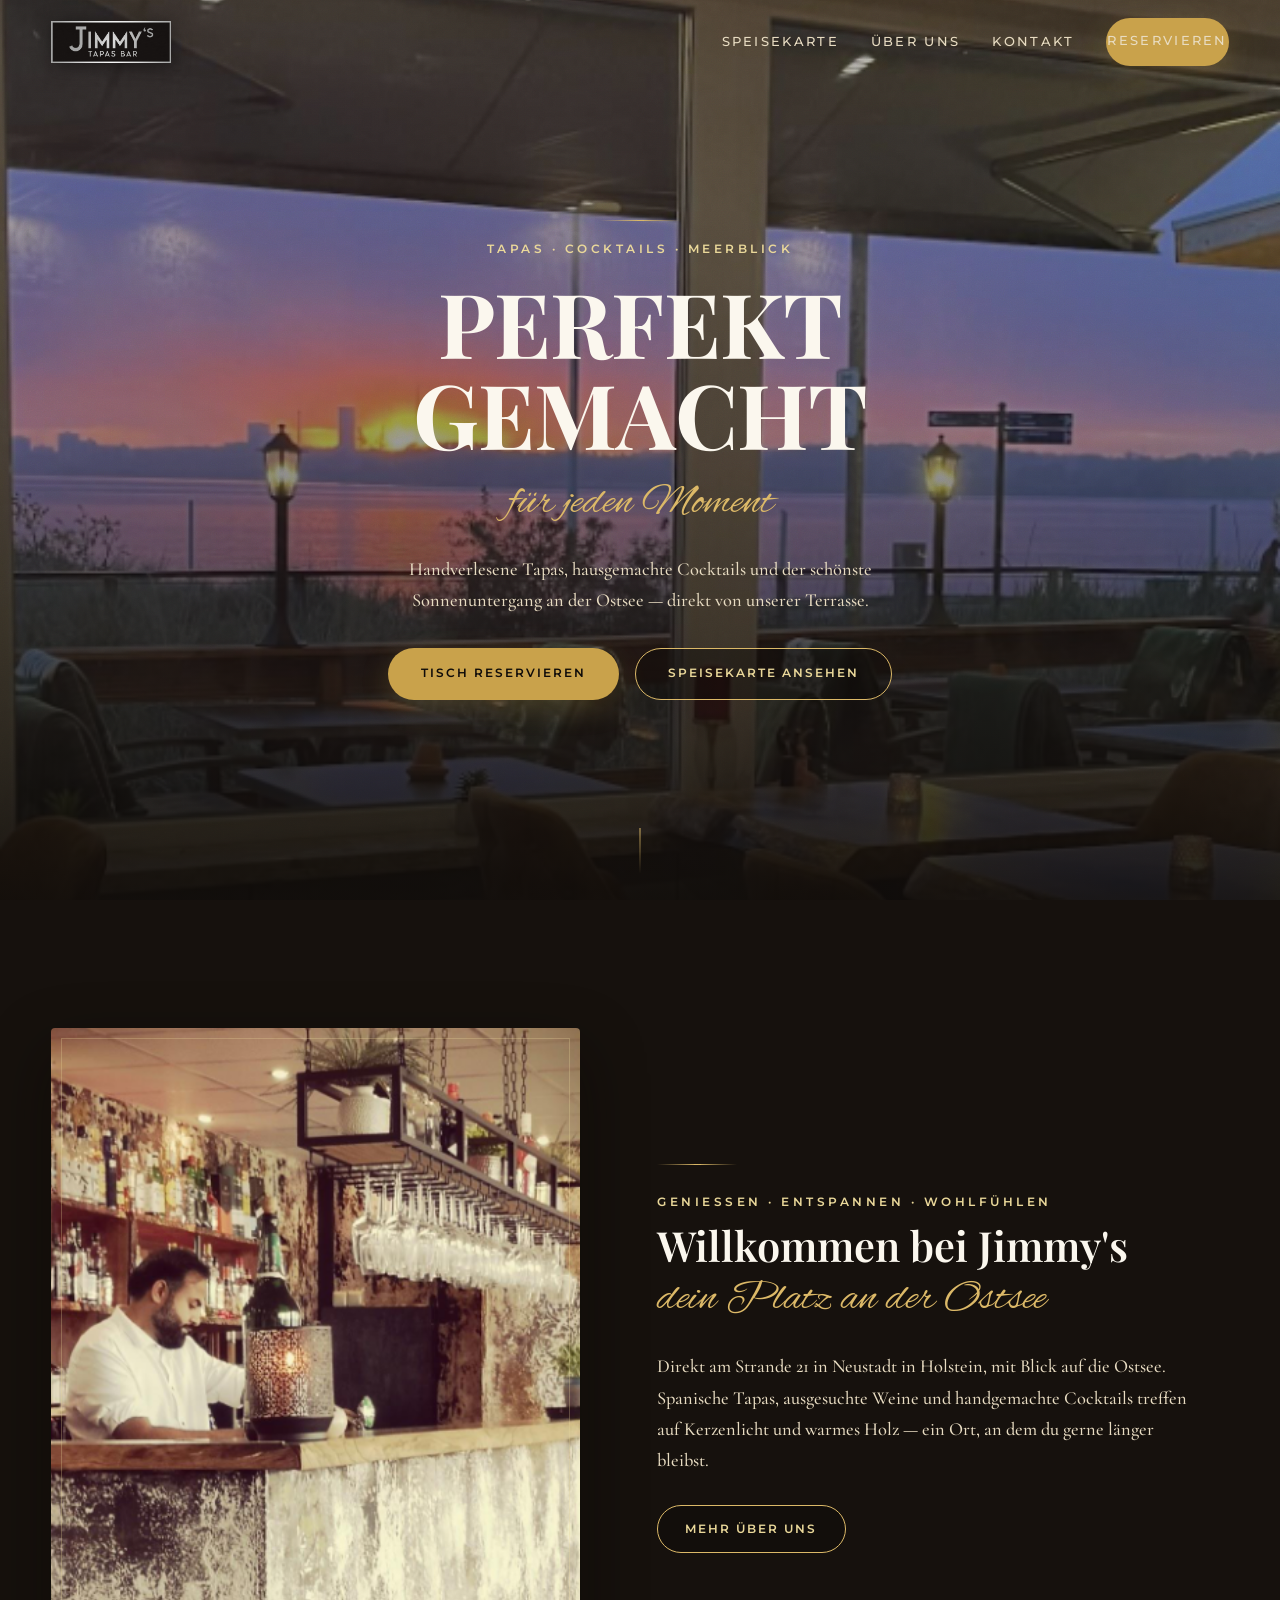
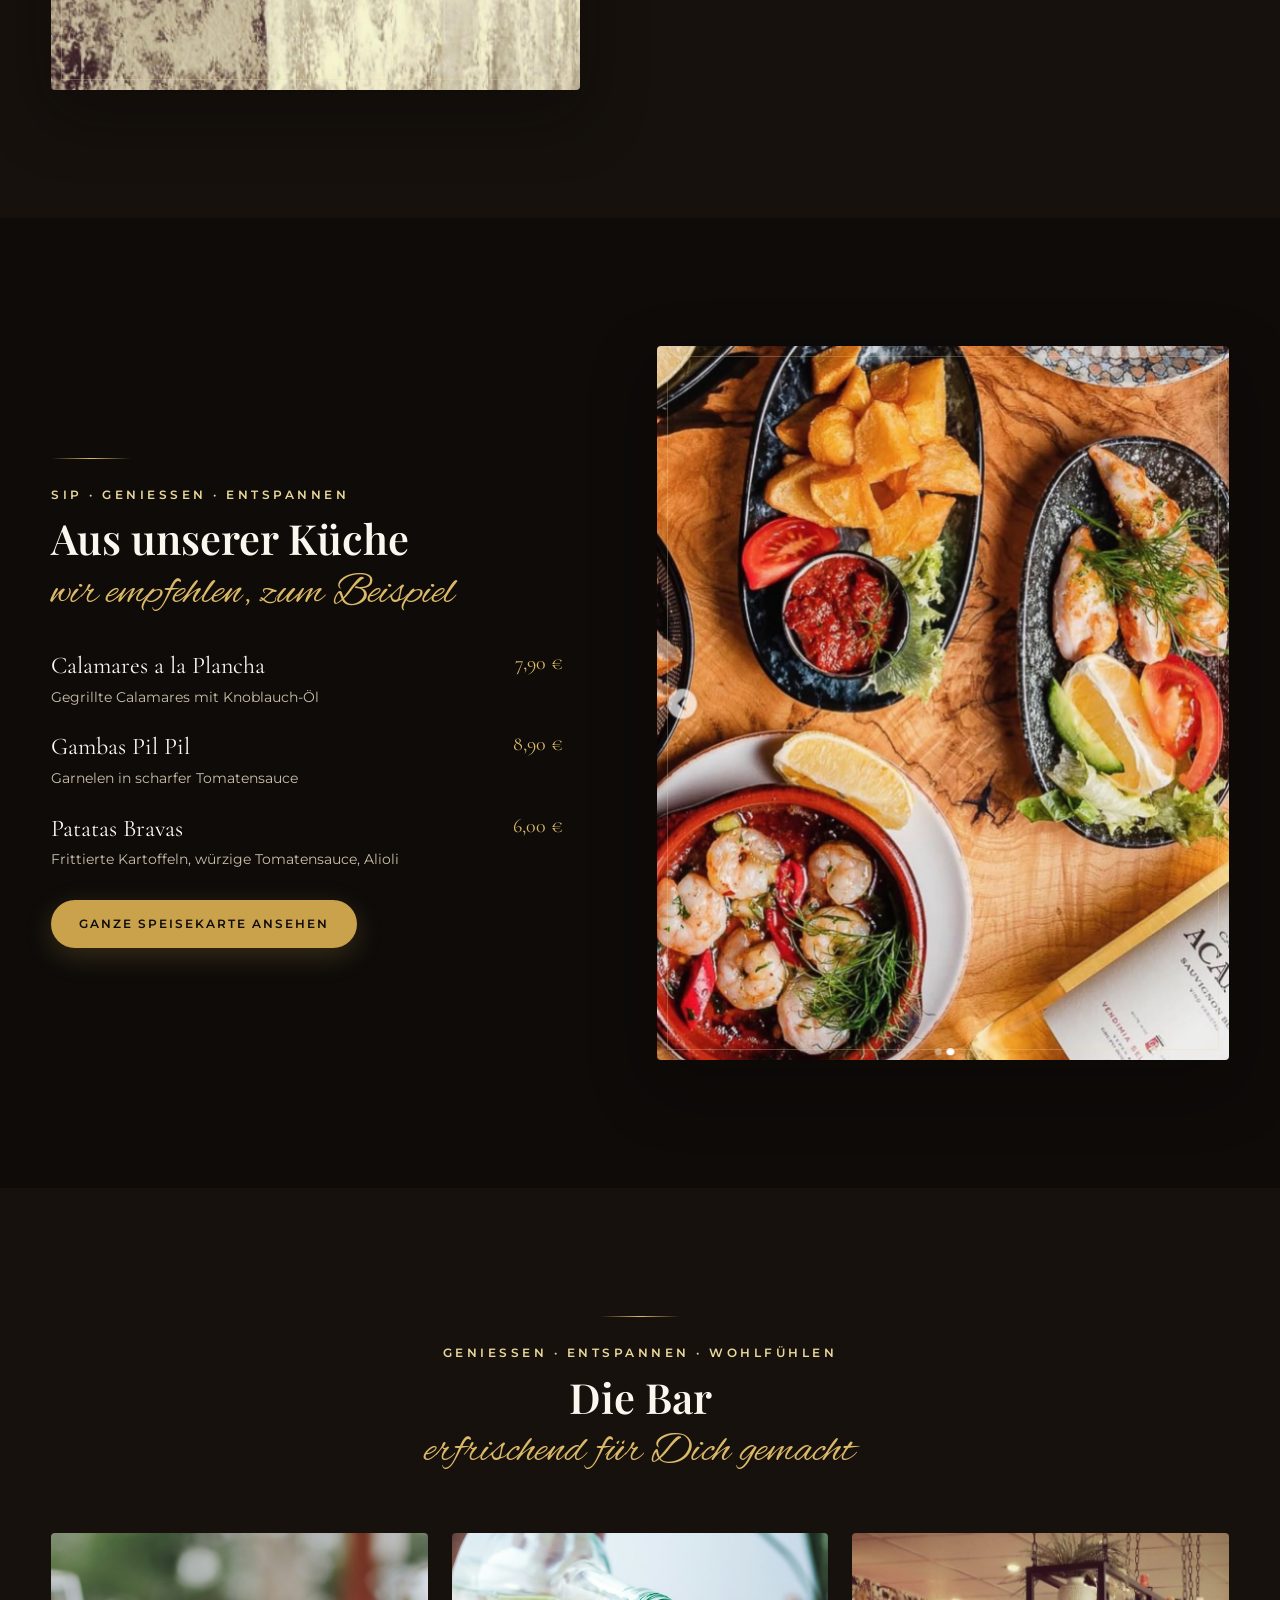
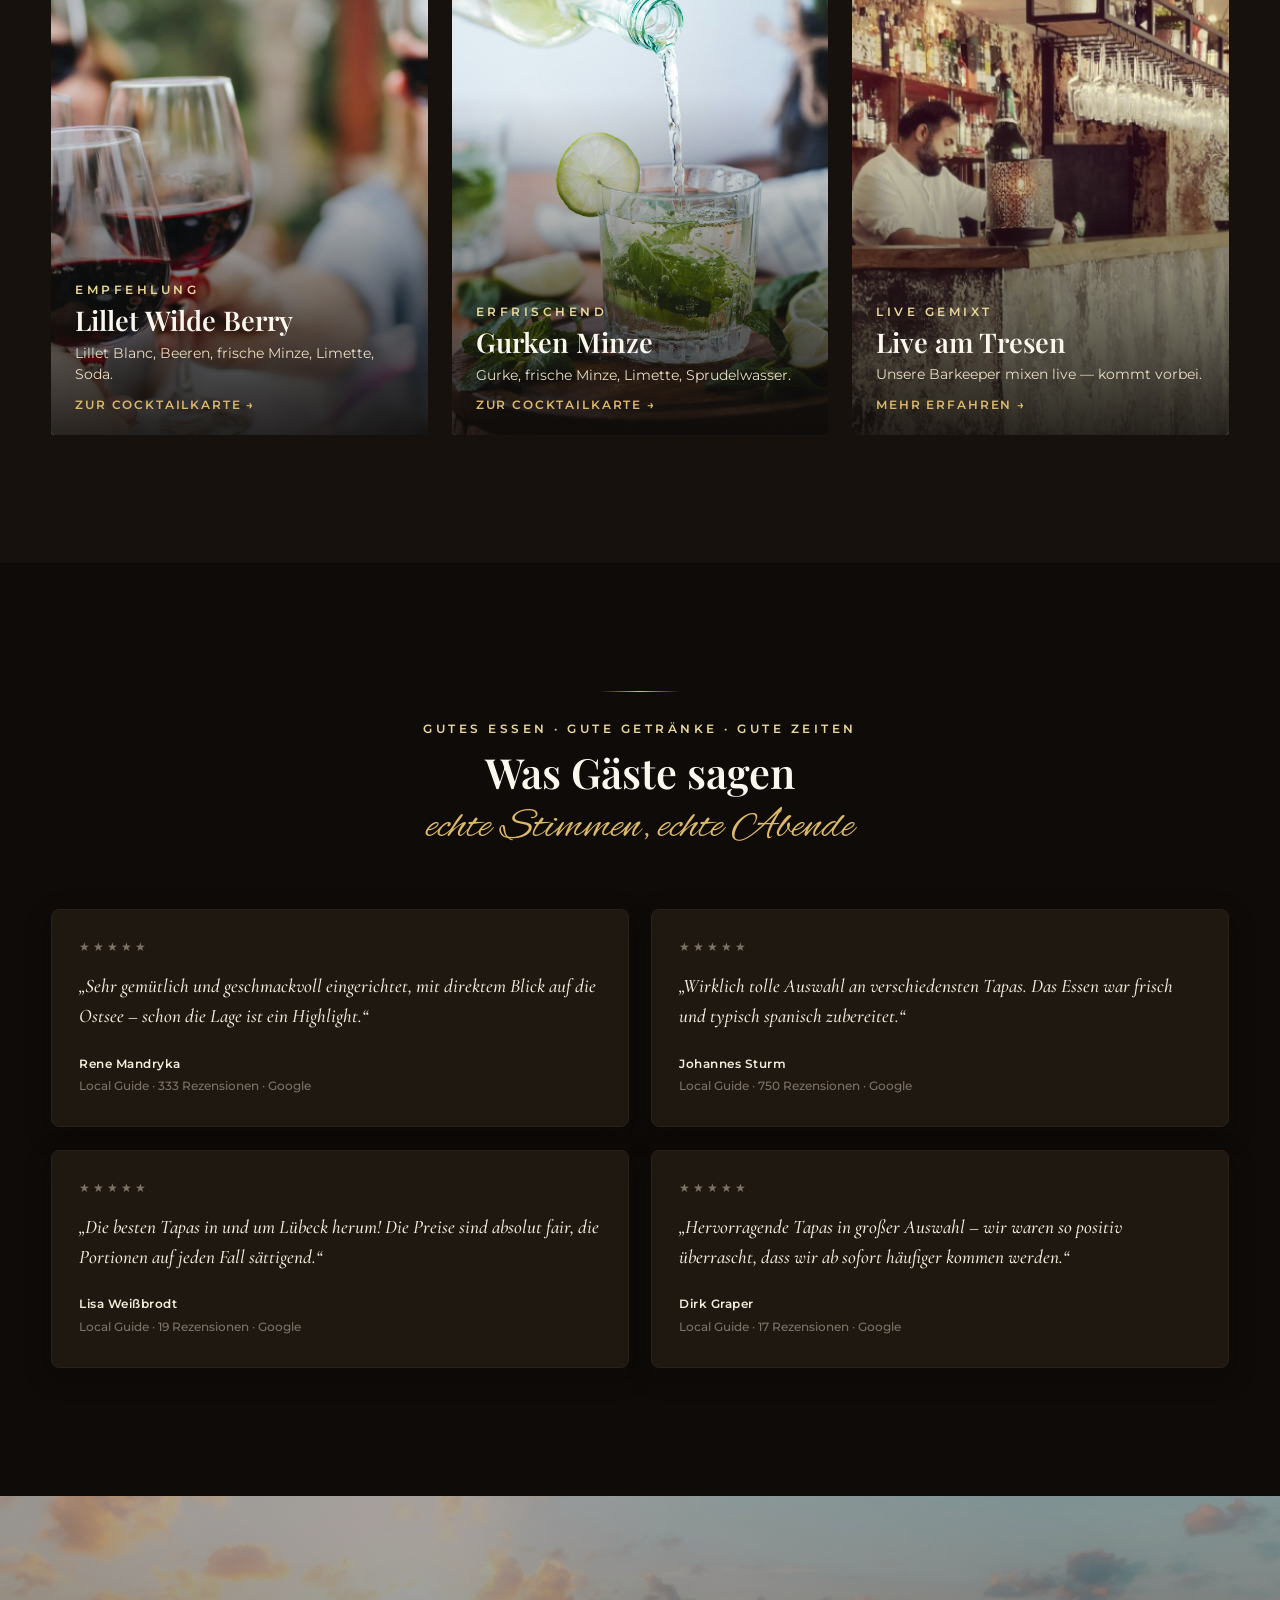
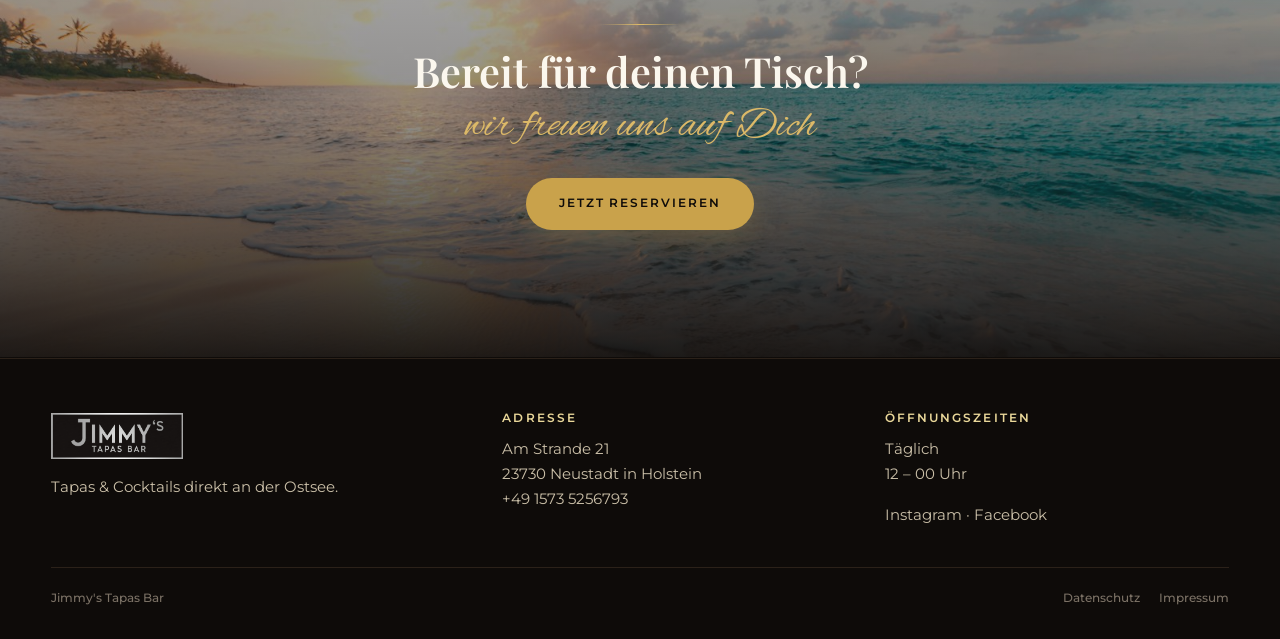
<file: index.html>
<!DOCTYPE html>
<html lang="de">
<head>
  <meta charset="utf-8">
  <meta name="viewport" content="width=device-width, initial-scale=1">
  <title>Jimmy's Tapas Bar — Neustadt in Holstein</title>
  <link rel="preconnect" href="https://fonts.googleapis.com">
  <link rel="preconnect" href="https://fonts.gstatic.com" crossorigin>
  <link href="https://fonts.googleapis.com/css2?family=Alex+Brush&family=Cormorant+Garamond:ital,wght@0,400;0,500;0,600;1,500&family=Montserrat:wght@400;500;600;700&family=Playfair+Display:ital,wght@0,500;0,600;0,700;1,400&display=swap" rel="stylesheet">
  <link rel="stylesheet" href="assets/css/site.css">
</head>
<body data-page="home">
  <a class="skip" href="#main">Zum Inhalt</a>
  <div class="progress" aria-hidden="true"></div>

  <header class="nav">
    <a class="nav-logo" href="index.html" aria-label="Jimmy's Tapas Bar">
      <img src="assets/media/images/logo.png" alt="Jimmy's Tapas Bar">
    </a>
    <button class="nav-toggle" type="button" aria-label="Menü" aria-expanded="false"><span></span></button>
    <ul class="nav-links">
      <li><a href="Menu.html" data-page="menu">Speisekarte</a></li>
      <li><a href="About.html" data-page="about">Über uns</a></li>
      <li><a href="Contact.html" data-page="contact">Kontakt</a></li>
      <li><a class="btn btn-primary" href="Contact.html#reservieren">Reservieren</a></li>
    </ul>
  </header>

  <main id="main">
    <section class="hero">
      <div class="hero-media">
        <video autoplay muted loop playsinline poster="assets/media/images/venue-sunset.png">
          <source src="assets/media/videos/hero-sunset.mp4" type="video/mp4">
        </video>
      </div>
      <div class="hero-scrim"></div>
      <div class="hero-grain" aria-hidden="true"></div>
      <div class="hero-copy">
        <hr class="gold-rule">
        <span class="eyebrow">Tapas · Cocktails · Meerblick</span>
        <h1 class="display-xl">Perfekt gemacht</h1>
        <div class="script">für jeden Moment</div>
        <p class="serif-body">Handverlesene Tapas, hausgemachte Cocktails und der schönste Sonnenuntergang an der Ostsee — direkt von unserer Terrasse.</p>
        <div class="hero-actions">
          <a class="btn btn-primary btn-lg" href="Contact.html#reservieren">Tisch reservieren</a>
          <a class="btn btn-secondary btn-lg" href="Menu.html">Speisekarte ansehen</a>
        </div>
      </div>
      <a class="scroll-cue" href="#willkommen" aria-label="Weiter"><i></i></a>
    </section>

    <section class="section section-ink" id="willkommen">
      <div class="wrap split">
        <div class="frame reveal">
          <img src="assets/media/images/venue-bar.png" alt="Bar bei Jimmy's Tapas Bar">
        </div>
        <div class="split-copy reveal">
          <div class="section-head left">
            <hr class="gold-rule">
            <span class="eyebrow">Genießen · Entspannen · Wohlfühlen</span>
            <h2 class="display-md">Willkommen bei Jimmy's</h2>
            <span class="script">dein Platz an der Ostsee</span>
          </div>
          <p class="serif-body">Direkt am Strande 21 in Neustadt in Holstein, mit Blick auf die Ostsee. Spanische Tapas, ausgesuchte Weine und handgemachte Cocktails treffen auf Kerzenlicht und warmes Holz — ein Ort, an dem du gerne länger bleibst.</p>
          <a class="btn btn-secondary" href="About.html">Mehr über uns</a>
        </div>
      </div>
    </section>

    <section class="section section-dark" id="speisekarte">
      <div class="wrap split reverse">
        <div class="frame reveal">
          <img src="assets/media/images/venue-tapas.png" alt="Tapas bei Jimmy's">
        </div>
        <div class="split-copy reveal">
          <div class="section-head left">
            <hr class="gold-rule">
            <span class="eyebrow">Sip · Genießen · Entspannen</span>
            <h2 class="display-md">Aus unserer Küche</h2>
            <span class="script">wir empfehlen, zum Beispiel</span>
          </div>
          <div style="display:flex;flex-direction:column;gap:1.5rem;margin-top:2rem;width:100%;max-width:32rem">
            <div>
              <div style="display:flex;justify-content:space-between;gap:1rem">
                <h3 style="margin:0;font:400 1.5rem/1.25 var(--font-serif);color:var(--cream-100)">Calamares a la Plancha</h3>
                <span class="price">7,90 €</span>
              </div>
              <p style="margin:.35rem 0 0;font:400 .88rem/1.55 var(--font-sans);color:var(--cream-400)">Gegrillte Calamares mit Knoblauch-Öl</p>
            </div>
            <div>
              <div style="display:flex;justify-content:space-between;gap:1rem">
                <h3 style="margin:0;font:400 1.5rem/1.25 var(--font-serif);color:var(--cream-100)">Gambas Pil Pil</h3>
                <span class="price">8,90 €</span>
              </div>
              <p style="margin:.35rem 0 0;font:400 .88rem/1.55 var(--font-sans);color:var(--cream-400)">Garnelen in scharfer Tomatensauce</p>
            </div>
            <div>
              <div style="display:flex;justify-content:space-between;gap:1rem">
                <h3 style="margin:0;font:400 1.5rem/1.25 var(--font-serif);color:var(--cream-100)">Patatas Bravas</h3>
                <span class="price">6,00 €</span>
              </div>
              <p style="margin:.35rem 0 0;font:400 .88rem/1.55 var(--font-sans);color:var(--cream-400)">Frittierte Kartoffeln, würzige Tomatensauce, Alioli</p>
            </div>
          </div>
          <a class="btn btn-primary" href="Menu.html">Ganze Speisekarte ansehen</a>
        </div>
      </div>
    </section>

    <section class="section section-ink" id="bar">
      <div class="wrap">
        <div class="section-head reveal">
          <hr class="gold-rule">
          <span class="eyebrow">Geniessen · Entspannen · Wohlfühlen</span>
          <h2 class="display-md">Die Bar</h2>
          <span class="script">erfrischend für Dich gemacht</span>
        </div>
        <div class="promo-grid">
          <a class="promo reveal" href="Menu.html">
            <img src="assets/media/images/stock-wine.jpg" alt="">
            <div class="promo-body">
              <span class="eyebrow">Empfehlung</span>
              <h3>Lillet Wilde Berry</h3>
              <p>Lillet Blanc, Beeren, frische Minze, Limette, Soda.</p>
              <span class="promo-cta">Zur Cocktailkarte →</span>
            </div>
          </a>
          <a class="promo reveal" href="Menu.html">
            <img src="assets/media/images/stock-cocktail-berry.jpg" alt="">
            <div class="promo-body">
              <span class="eyebrow">Erfrischend</span>
              <h3>Gurken Minze</h3>
              <p>Gurke, frische Minze, Limette, Sprudelwasser.</p>
              <span class="promo-cta">Zur Cocktailkarte →</span>
            </div>
          </a>
          <a class="promo reveal" href="About.html">
            <video data-autopause muted loop playsinline poster="assets/media/images/venue-bar.png">
              <source src="assets/media/videos/cocktails.mp4" type="video/mp4">
            </video>
            <div class="promo-body">
              <span class="eyebrow">Live gemixt</span>
              <h3>Live am Tresen</h3>
              <p>Unsere Barkeeper mixen live — kommt vorbei.</p>
              <span class="promo-cta">Mehr erfahren →</span>
            </div>
          </a>
        </div>
      </div>
    </section>

    <section class="section section-dark">
      <div class="wrap">
        <div class="section-head reveal">
          <hr class="gold-rule">
          <span class="eyebrow">Gutes Essen · Gute Getränke · Gute Zeiten</span>
          <h2 class="display-md">Was Gäste sagen</h2>
          <span class="script">echte Stimmen, echte Abende</span>
        </div>
        <div class="quote-grid">
          <article class="quote reveal">
            <span class="stars">★★★★★</span>
            <p>„Sehr gemütlich und geschmackvoll eingerichtet, mit direktem Blick auf die Ostsee – schon die Lage ist ein Highlight.“</p>
            <footer>
              <strong>Rene Mandryka</strong>
              <span>Local Guide · 333 Rezensionen · Google</span>
            </footer>
          </article>
          <article class="quote reveal">
            <span class="stars">★★★★★</span>
            <p>„Wirklich tolle Auswahl an verschiedensten Tapas. Das Essen war frisch und typisch spanisch zubereitet.“</p>
            <footer>
              <strong>Johannes Sturm</strong>
              <span>Local Guide · 750 Rezensionen · Google</span>
            </footer>
          </article>
          <article class="quote reveal">
            <span class="stars">★★★★★</span>
            <p>„Die besten Tapas in und um Lübeck herum! Die Preise sind absolut fair, die Portionen auf jeden Fall sättigend.“</p>
            <footer>
              <strong>Lisa Weißbrodt</strong>
              <span>Local Guide · 19 Rezensionen · Google</span>
            </footer>
          </article>
          <article class="quote reveal">
            <span class="stars">★★★★★</span>
            <p>„Hervorragende Tapas in großer Auswahl – wir waren so positiv überrascht, dass wir ab sofort häufiger kommen werden.“</p>
            <footer>
              <strong>Dirk Graper</strong>
              <span>Local Guide · 17 Rezensionen · Google</span>
            </footer>
          </article>
        </div>
      </div>
    </section>

    <section class="cta-band">
      <div class="band-media">
        <video data-autopause muted loop playsinline poster="assets/media/images/stock-sea.jpg">
          <source src="assets/media/videos/hero-sunset.mp4" type="video/mp4">
        </video>
      </div>
      <div class="band-scrim"></div>
      <hr class="gold-rule">
      <h2 class="display-md">Bereit für deinen Tisch?</h2>
      <span class="script">wir freuen uns auf Dich</span>
      <a class="btn btn-primary btn-lg" href="Contact.html#reservieren">Jetzt reservieren</a>
    </section>
  </main>

  <footer class="footer">
    <div class="footer-grid">
      <div>
        <img src="assets/media/images/logo.png" alt="Jimmy's Tapas Bar">
        <p>Tapas & Cocktails direkt an der Ostsee.</p>
      </div>
      <div>
        <h4>Adresse</h4>
        <p>Am Strande 21<br>23730 Neustadt in Holstein<br><a href="tel:+4915735256793">+49 1573 5256793</a></p>
      </div>
      <div>
        <h4>Öffnungszeiten</h4>
        <p>Täglich<br>12 – 00 Uhr</p>
        <p style="margin-top:1rem"><a href="https://www.instagram.com/jimmys_tapass_bar/" target="_blank" rel="noopener">Instagram</a> · <a href="https://www.facebook.com/p/Jimmys-Tapas-Bar-100066451364288/?locale=de_DE" target="_blank" rel="noopener">Facebook</a></p>
      </div>
    </div>
    <div class="footer-bottom">
      <span>Jimmy's Tapas Bar</span>
      <div>
        <a href="Datenschutz.html">Datenschutz</a>
        <a href="Impressum.html">Impressum</a>
      </div>
    </div>
  </footer>

  <script src="assets/js/site.js"></script>
</body>
</html>
</file>
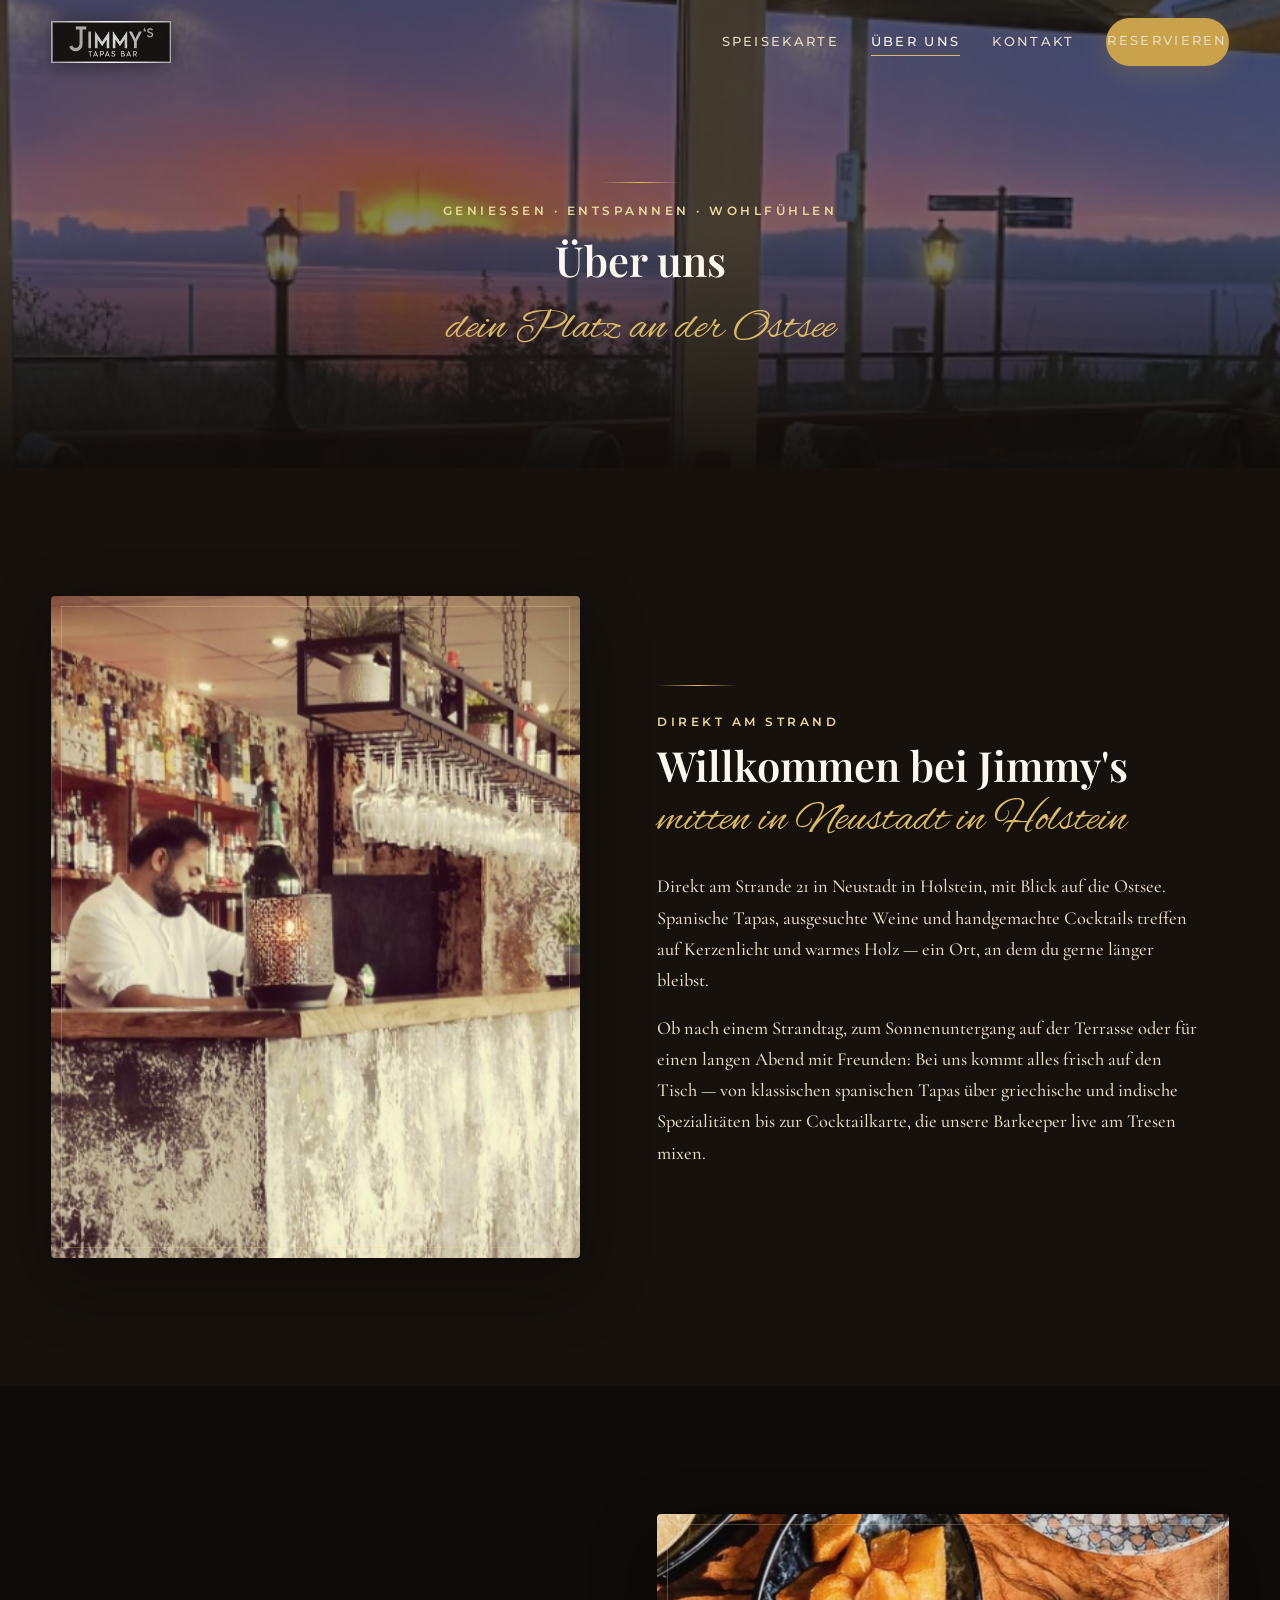
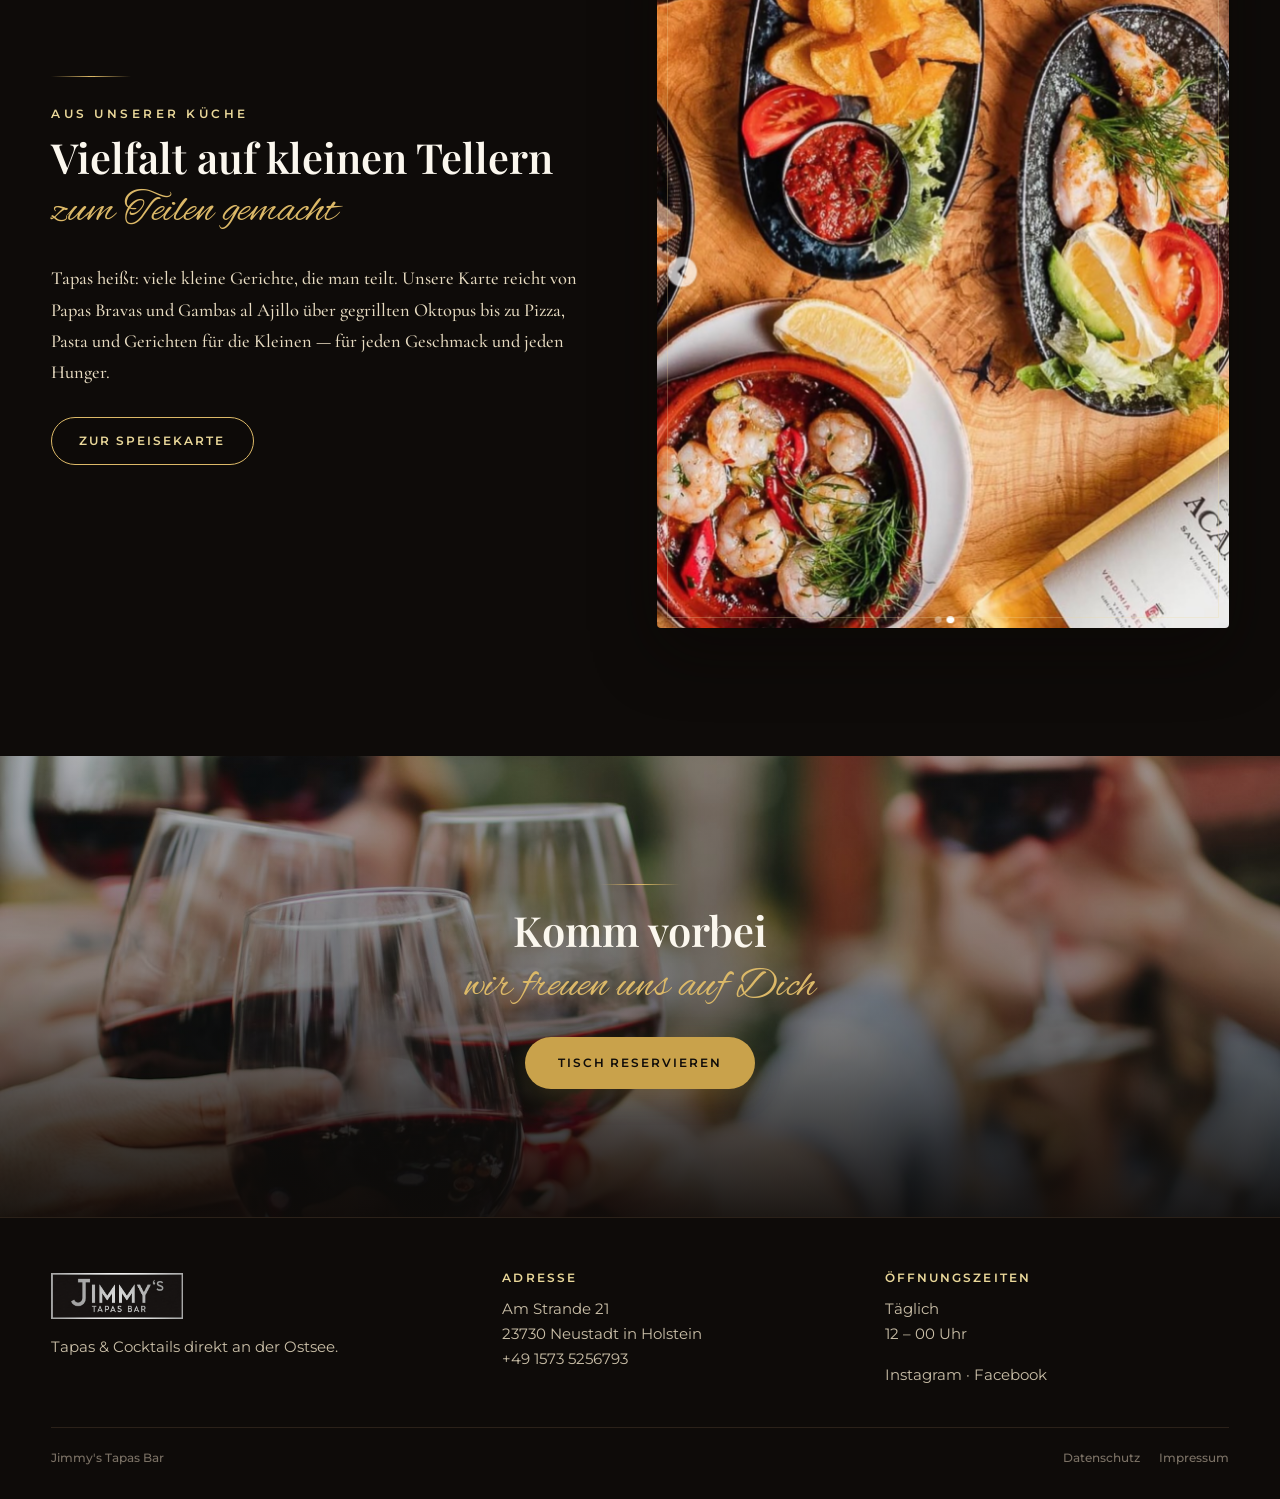
<file: About.html>
<!DOCTYPE html>
<html lang="de">
<head>
  <meta charset="utf-8">
  <meta name="viewport" content="width=device-width, initial-scale=1">
  <title>Über uns — Jimmy's Tapas Bar</title>
  <link rel="preconnect" href="https://fonts.googleapis.com">
  <link rel="preconnect" href="https://fonts.gstatic.com" crossorigin>
  <link href="https://fonts.googleapis.com/css2?family=Alex+Brush&family=Cormorant+Garamond:ital,wght@0,400;0,500;0,600;1,500&family=Montserrat:wght@400;500;600;700&family=Playfair+Display:ital,wght@0,500;0,600;0,700;1,400&display=swap" rel="stylesheet">
  <link rel="stylesheet" href="assets/css/site.css">
</head>
<body data-page="about">
  <a class="skip" href="#main">Zum Inhalt</a>
  <div class="progress" aria-hidden="true"></div>

  <header class="nav">
    <a class="nav-logo" href="index.html" aria-label="Jimmy's Tapas Bar">
      <img src="assets/media/images/logo.png" alt="Jimmy's Tapas Bar">
    </a>
    <button class="nav-toggle" type="button" aria-label="Menü" aria-expanded="false"><span></span></button>
    <ul class="nav-links">
      <li><a href="Menu.html" data-page="menu">Speisekarte</a></li>
      <li><a href="About.html" data-page="about">Über uns</a></li>
      <li><a href="Contact.html" data-page="contact">Kontakt</a></li>
      <li><a class="btn btn-primary" href="Contact.html#reservieren">Reservieren</a></li>
    </ul>
  </header>

  <main id="main">
    <section class="page-hero">
      <div class="hero-media">
        <video autoplay muted loop playsinline poster="assets/media/images/venue-sunset.png">
          <source src="assets/media/videos/hero-sunset.mp4" type="video/mp4">
        </video>
      </div>
      <div class="hero-scrim"></div>
      <div class="hero-copy">
        <hr class="gold-rule">
        <span class="eyebrow">Genießen · Entspannen · Wohlfühlen</span>
        <h1 class="display-md">Über uns</h1>
        <div class="script">dein Platz an der Ostsee</div>
      </div>
    </section>

    <section class="section section-ink">
      <div class="wrap split">
        <div class="frame reveal">
          <img src="assets/media/images/venue-bar.png" alt="Bar bei Jimmy's Tapas Bar">
        </div>
        <div class="split-copy reveal">
          <div class="section-head left">
            <hr class="gold-rule">
            <span class="eyebrow">Direkt am Strand</span>
            <h2 class="display-md">Willkommen bei Jimmy's</h2>
            <span class="script">mitten in Neustadt in Holstein</span>
          </div>
          <p class="serif-body">Direkt am Strande 21 in Neustadt in Holstein, mit Blick auf die Ostsee. Spanische Tapas, ausgesuchte Weine und handgemachte Cocktails treffen auf Kerzenlicht und warmes Holz — ein Ort, an dem du gerne länger bleibst.</p>
          <p class="serif-body">Ob nach einem Strandtag, zum Sonnenuntergang auf der Terrasse oder für einen langen Abend mit Freunden: Bei uns kommt alles frisch auf den Tisch — von klassischen spanischen Tapas über griechische und indische Spezialitäten bis zur Cocktailkarte, die unsere Barkeeper live am Tresen mixen.</p>
        </div>
      </div>
    </section>

    <section class="section section-dark">
      <div class="wrap split reverse">
        <div class="frame reveal">
          <img src="assets/media/images/venue-tapas.png" alt="Tapas bei Jimmy's">
        </div>
        <div class="split-copy reveal">
          <div class="section-head left">
            <hr class="gold-rule">
            <span class="eyebrow">Aus unserer Küche</span>
            <h2 class="display-md">Vielfalt auf kleinen Tellern</h2>
            <span class="script">zum Teilen gemacht</span>
          </div>
          <p class="serif-body">Tapas heißt: viele kleine Gerichte, die man teilt. Unsere Karte reicht von Papas Bravas und Gambas al Ajillo über gegrillten Oktopus bis zu Pizza, Pasta und Gerichten für die Kleinen — für jeden Geschmack und jeden Hunger.</p>
          <a class="btn btn-secondary" href="Menu.html">Zur Speisekarte</a>
        </div>
      </div>
    </section>

    <section class="cta-band">
      <div class="band-media">
        <video data-autopause muted loop playsinline poster="assets/media/images/stock-wine.jpg">
          <source src="assets/media/videos/cocktails.mp4" type="video/mp4">
        </video>
      </div>
      <div class="band-scrim"></div>
      <hr class="gold-rule">
      <h2 class="display-md">Komm vorbei</h2>
      <span class="script">wir freuen uns auf Dich</span>
      <a class="btn btn-primary btn-lg" href="Contact.html#reservieren">Tisch reservieren</a>
    </section>
  </main>

  <footer class="footer">
    <div class="footer-grid">
      <div>
        <img src="assets/media/images/logo.png" alt="Jimmy's Tapas Bar">
        <p>Tapas & Cocktails direkt an der Ostsee.</p>
      </div>
      <div>
        <h4>Adresse</h4>
        <p>Am Strande 21<br>23730 Neustadt in Holstein<br><a href="tel:+4915735256793">+49 1573 5256793</a></p>
      </div>
      <div>
        <h4>Öffnungszeiten</h4>
        <p>Täglich<br>12 – 00 Uhr</p>
        <p style="margin-top:1rem"><a href="https://www.instagram.com/jimmys_tapass_bar/" target="_blank" rel="noopener">Instagram</a> · <a href="https://www.facebook.com/p/Jimmys-Tapas-Bar-100066451364288/?locale=de_DE" target="_blank" rel="noopener">Facebook</a></p>
      </div>
    </div>
    <div class="footer-bottom">
      <span>Jimmy's Tapas Bar</span>
      <div>
        <a href="Datenschutz.html">Datenschutz</a>
        <a href="Impressum.html">Impressum</a>
      </div>
    </div>
  </footer>

  <script src="assets/js/site.js"></script>
</body>
</html>
</file>
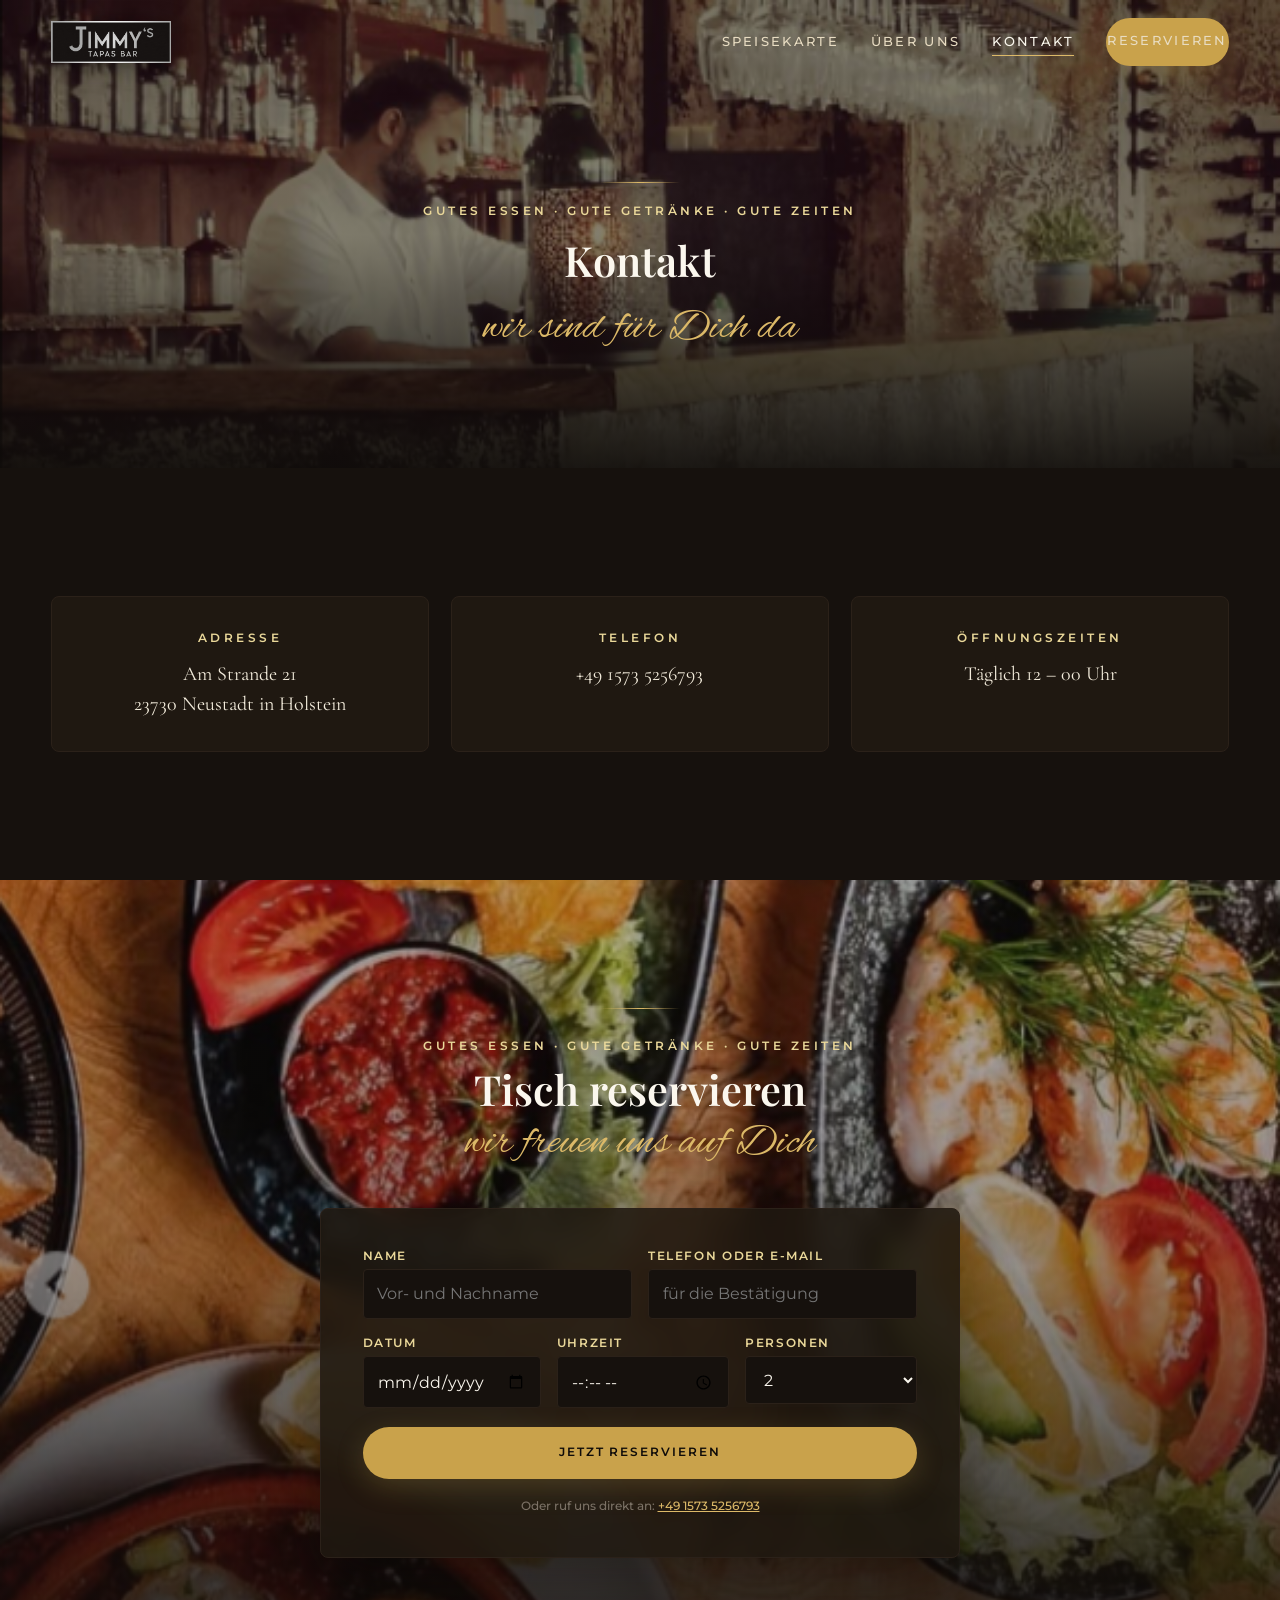
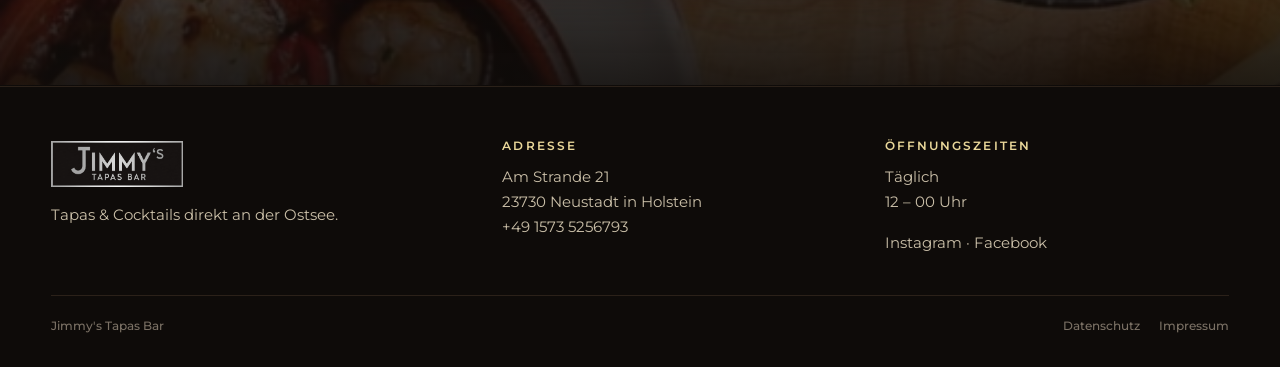
<file: Contact.html>
<!DOCTYPE html>
<html lang="de">
<head>
  <meta charset="utf-8">
  <meta name="viewport" content="width=device-width, initial-scale=1">
  <title>Kontakt & Reservierung — Jimmy's Tapas Bar</title>
  <link rel="preconnect" href="https://fonts.googleapis.com">
  <link rel="preconnect" href="https://fonts.gstatic.com" crossorigin>
  <link href="https://fonts.googleapis.com/css2?family=Alex+Brush&family=Cormorant+Garamond:ital,wght@0,400;0,500;0,600;1,500&family=Montserrat:wght@400;500;600;700&family=Playfair+Display:ital,wght@0,500;0,600;0,700;1,400&display=swap" rel="stylesheet">
  <link rel="stylesheet" href="assets/css/site.css">
</head>
<body data-page="contact">
  <a class="skip" href="#main">Zum Inhalt</a>
  <div class="progress" aria-hidden="true"></div>

  <header class="nav">
    <a class="nav-logo" href="index.html" aria-label="Jimmy's Tapas Bar">
      <img src="assets/media/images/logo.png" alt="Jimmy's Tapas Bar">
    </a>
    <button class="nav-toggle" type="button" aria-label="Menü" aria-expanded="false"><span></span></button>
    <ul class="nav-links">
      <li><a href="Menu.html" data-page="menu">Speisekarte</a></li>
      <li><a href="About.html" data-page="about">Über uns</a></li>
      <li><a href="Contact.html" data-page="contact">Kontakt</a></li>
      <li><a class="btn btn-primary" href="#reservieren">Reservieren</a></li>
    </ul>
  </header>

  <main id="main">
    <section class="page-hero">
      <div class="hero-media">
        <img src="assets/media/images/venue-bar.png" alt="">
      </div>
      <div class="hero-scrim"></div>
      <div class="hero-copy">
        <hr class="gold-rule">
        <span class="eyebrow">Gutes Essen · Gute Getränke · Gute Zeiten</span>
        <h1 class="display-md">Kontakt</h1>
        <div class="script">wir sind für Dich da</div>
      </div>
    </section>

    <section class="section section-ink">
      <div class="wrap info-grid">
        <article class="info-card reveal">
          <div class="eyebrow">Adresse</div>
          <p>Am Strande 21<br>23730 Neustadt in Holstein</p>
        </article>
        <article class="info-card reveal">
          <div class="eyebrow">Telefon</div>
          <p><a href="tel:+4915735256793">+49 1573 5256793</a></p>
        </article>
        <article class="info-card reveal">
          <div class="eyebrow">Öffnungszeiten</div>
          <p>Täglich 12 – 00 Uhr</p>
        </article>
      </div>
    </section>

    <section class="reserve" id="reservieren">
      <div class="band-media">
        <video data-autopause muted loop playsinline poster="assets/media/images/venue-tapas.png">
          <source src="assets/media/videos/tapas-table.mp4" type="video/mp4">
        </video>
      </div>
      <div class="band-scrim"></div>
      <div class="section-head reveal">
        <hr class="gold-rule">
        <span class="eyebrow">Gutes Essen · Gute Getränke · Gute Zeiten</span>
        <h2 class="display-md">Tisch reservieren</h2>
        <span class="script">wir freuen uns auf Dich</span>
      </div>
      <div class="form-card reveal">
        <div id="reserve-thanks" class="thanks" hidden>
          <h3 class="display-sm">Vielen Dank, <span data-first></span>!</h3>
          <p>Deine Reservierung für <span data-guests></span> Personen am <span data-date></span> um <span data-time></span> Uhr ist bei uns eingegangen. Wir melden uns zur Bestätigung.</p>
          <button class="btn btn-secondary" type="button" data-reset>Neue Reservierung</button>
        </div>
        <form id="reserve-form" class="form">
          <div class="form-row">
            <div class="field">
              <label for="name">Name</label>
              <input id="name" name="name" placeholder="Vor- und Nachname" required>
            </div>
            <div class="field">
              <label for="contact">Telefon oder E-Mail</label>
              <input id="contact" name="contact" placeholder="für die Bestätigung" required>
            </div>
          </div>
          <div class="form-row three">
            <div class="field">
              <label for="date">Datum</label>
              <input id="date" name="date" type="date" required>
            </div>
            <div class="field">
              <label for="time">Uhrzeit</label>
              <input id="time" name="time" type="time" required>
            </div>
            <div class="field">
              <label for="guests">Personen</label>
              <select id="guests" name="guests">
                <option>1</option>
                <option selected>2</option>
                <option>3</option>
                <option>4</option>
                <option>5</option>
                <option>6+</option>
              </select>
            </div>
          </div>
          <button class="btn btn-primary btn-lg btn-block" type="submit">Jetzt reservieren</button>
          <p class="form-note">Oder ruf uns direkt an: <a href="tel:+4915735256793">+49 1573 5256793</a></p>
        </form>
      </div>
    </section>
  </main>

  <footer class="footer">
    <div class="footer-grid">
      <div>
        <img src="assets/media/images/logo.png" alt="Jimmy's Tapas Bar">
        <p>Tapas & Cocktails direkt an der Ostsee.</p>
      </div>
      <div>
        <h4>Adresse</h4>
        <p>Am Strande 21<br>23730 Neustadt in Holstein<br><a href="tel:+4915735256793">+49 1573 5256793</a></p>
      </div>
      <div>
        <h4>Öffnungszeiten</h4>
        <p>Täglich<br>12 – 00 Uhr</p>
        <p style="margin-top:1rem"><a href="https://www.instagram.com/jimmys_tapass_bar/" target="_blank" rel="noopener">Instagram</a> · <a href="https://www.facebook.com/p/Jimmys-Tapas-Bar-100066451364288/?locale=de_DE" target="_blank" rel="noopener">Facebook</a></p>
      </div>
    </div>
    <div class="footer-bottom">
      <span>Jimmy's Tapas Bar</span>
      <div>
        <a href="Datenschutz.html">Datenschutz</a>
        <a href="Impressum.html">Impressum</a>
      </div>
    </div>
  </footer>

  <script src="assets/js/site.js"></script>
</body>
</html>
</file>
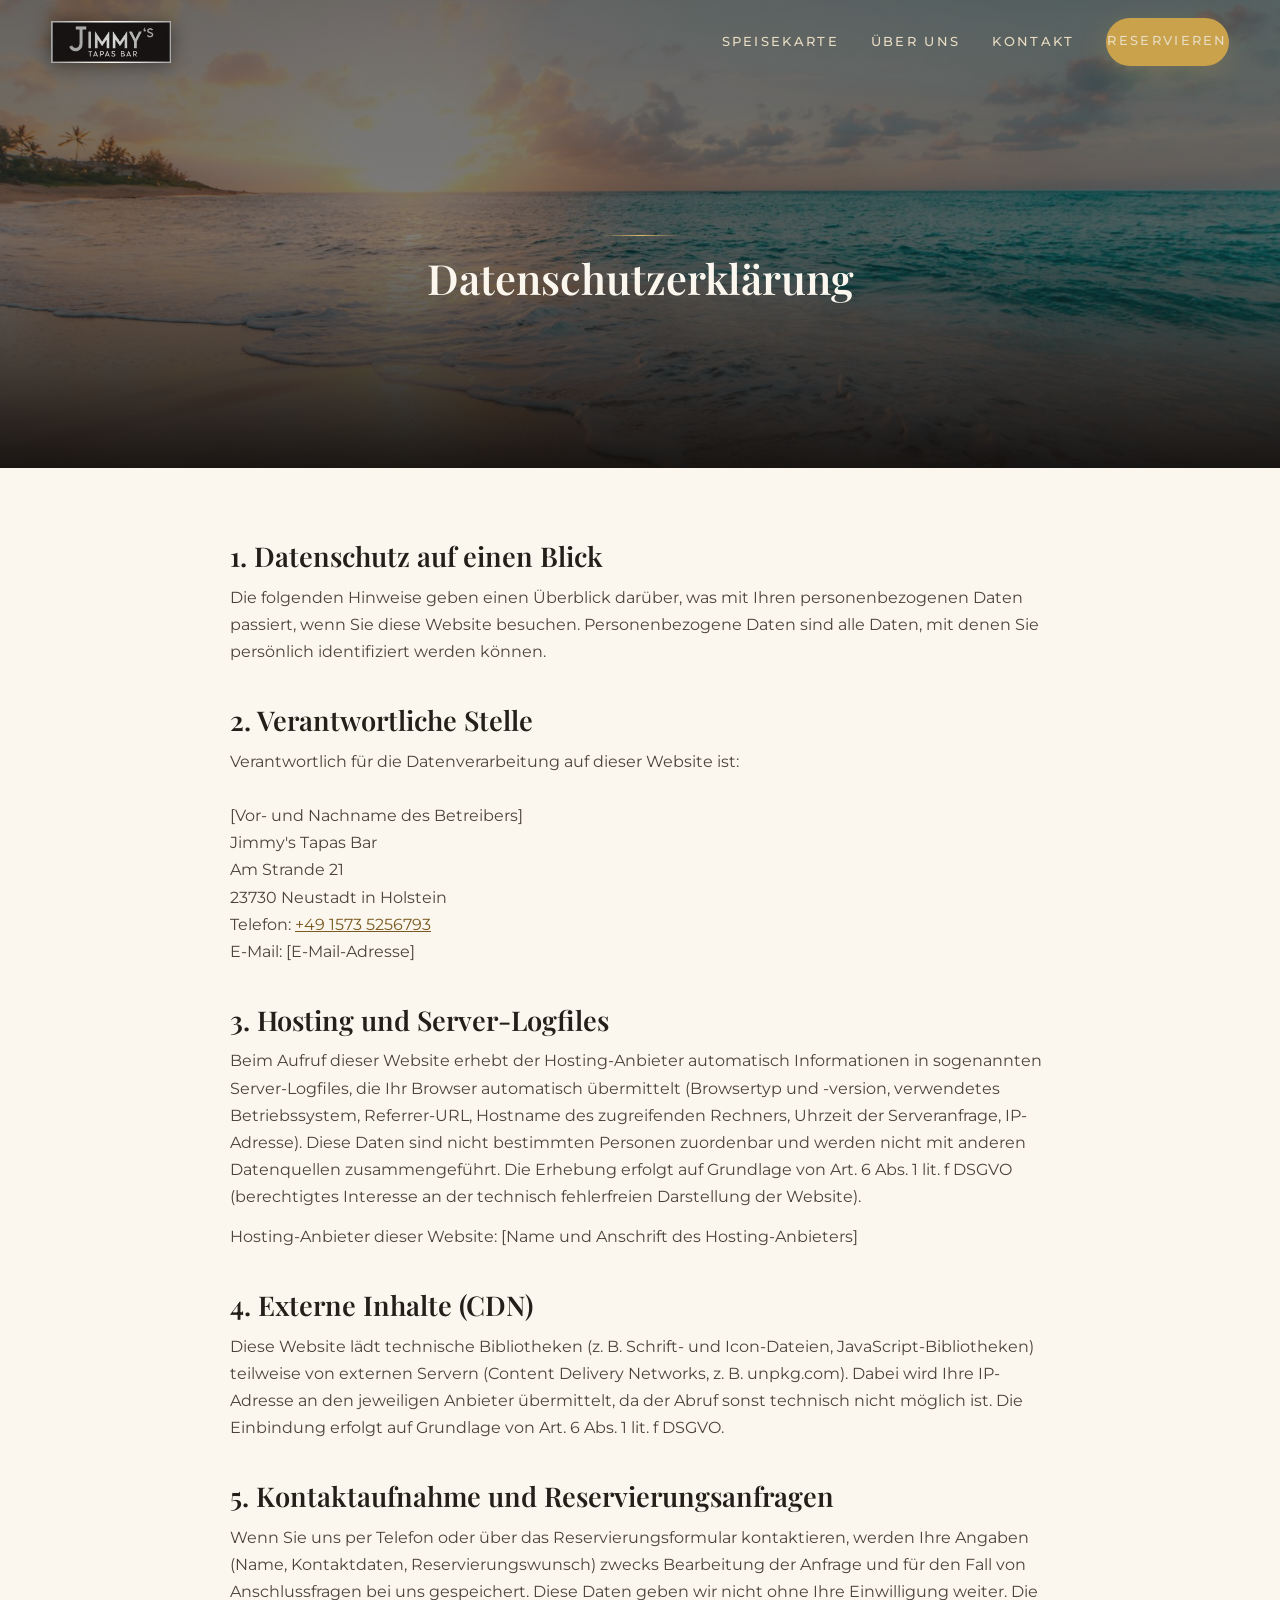
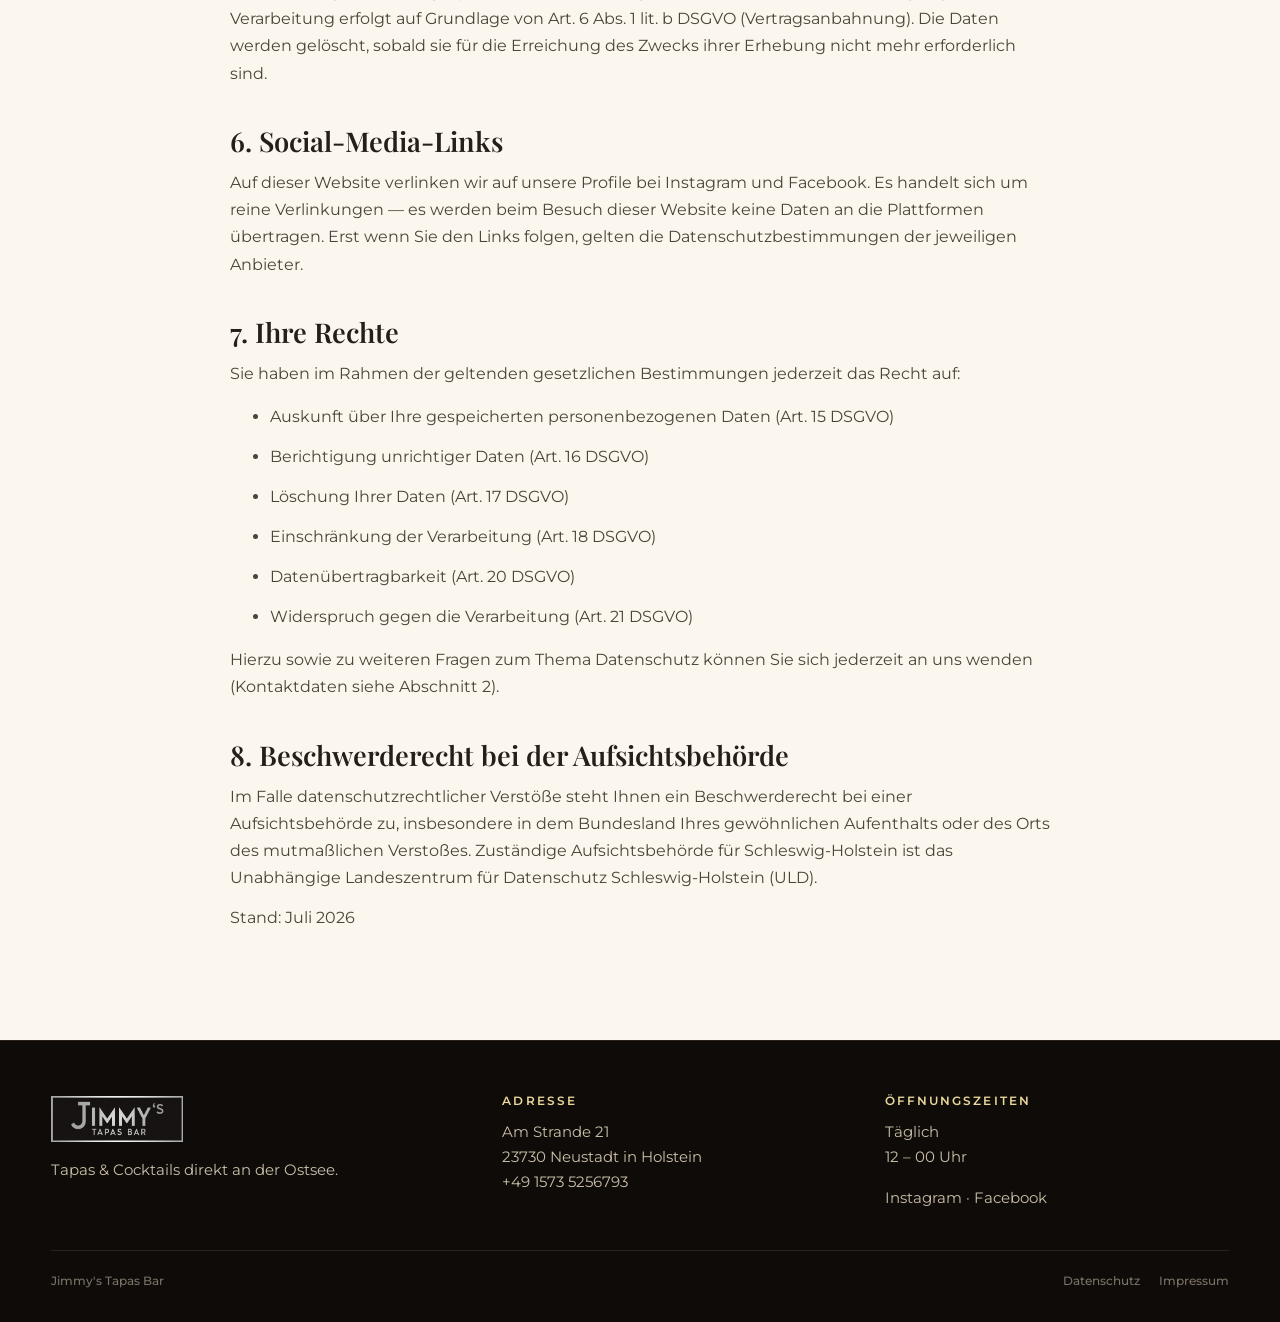
<file: Datenschutz.html>
<!DOCTYPE html>
<html lang="de">
<head>
  <meta charset="utf-8">
  <meta name="viewport" content="width=device-width, initial-scale=1">
  <title>Datenschutzerklärung — Jimmy's Tapas Bar</title>
  <link rel="preconnect" href="https://fonts.googleapis.com">
  <link rel="preconnect" href="https://fonts.gstatic.com" crossorigin>
  <link href="https://fonts.googleapis.com/css2?family=Alex+Brush&family=Cormorant+Garamond:ital,wght@0,400;0,500;0,600;1,500&family=Montserrat:wght@400;500;600;700&family=Playfair+Display:ital,wght@0,500;0,600;0,700;1,400&display=swap" rel="stylesheet">
  <link rel="stylesheet" href="assets/css/site.css">
</head>
<body data-page="legal">
  <a class="skip" href="#main">Zum Inhalt</a>
  <div class="progress" aria-hidden="true"></div>

  <header class="nav">
    <a class="nav-logo" href="index.html" aria-label="Jimmy's Tapas Bar">
      <img src="assets/media/images/logo.png" alt="Jimmy's Tapas Bar">
    </a>
    <button class="nav-toggle" type="button" aria-label="Menü" aria-expanded="false"><span></span></button>
    <ul class="nav-links">
      <li><a href="Menu.html" data-page="menu">Speisekarte</a></li>
      <li><a href="About.html" data-page="about">Über uns</a></li>
      <li><a href="Contact.html" data-page="contact">Kontakt</a></li>
      <li><a class="btn btn-primary" href="Contact.html#reservieren">Reservieren</a></li>
    </ul>
  </header>

  <main id="main">
    <section class="page-hero">
      <div class="hero-media">
        <img src="assets/media/images/stock-sea.jpg" alt="">
      </div>
      <div class="hero-scrim"></div>
      <div class="hero-copy">
        <hr class="gold-rule">
        <h1 class="display-md">Datenschutzerklärung</h1>
      </div>
    </section>

    <section class="legal">
      <div class="legal-inner">
        <h2>1. Datenschutz auf einen Blick</h2>
        <p>Die folgenden Hinweise geben einen Überblick darüber, was mit Ihren personenbezogenen Daten passiert, wenn Sie diese Website besuchen. Personenbezogene Daten sind alle Daten, mit denen Sie persönlich identifiziert werden können.</p>

        <h2>2. Verantwortliche Stelle</h2>
        <p>
          Verantwortlich für die Datenverarbeitung auf dieser Website ist:<br><br>
          [Vor- und Nachname des Betreibers]<br>
          Jimmy's Tapas Bar<br>
          Am Strande 21<br>
          23730 Neustadt in Holstein<br>
          Telefon: <a href="tel:+4915735256793">+49 1573 5256793</a><br>
          E-Mail: [E-Mail-Adresse]
        </p>

        <h2>3. Hosting und Server-Logfiles</h2>
        <p>Beim Aufruf dieser Website erhebt der Hosting-Anbieter automatisch Informationen in sogenannten Server-Logfiles, die Ihr Browser automatisch übermittelt (Browsertyp und -version, verwendetes Betriebssystem, Referrer-URL, Hostname des zugreifenden Rechners, Uhrzeit der Serveranfrage, IP-Adresse). Diese Daten sind nicht bestimmten Personen zuordenbar und werden nicht mit anderen Datenquellen zusammengeführt. Die Erhebung erfolgt auf Grundlage von Art. 6 Abs. 1 lit. f DSGVO (berechtigtes Interesse an der technisch fehlerfreien Darstellung der Website).</p>
        <p>Hosting-Anbieter dieser Website: [Name und Anschrift des Hosting-Anbieters]</p>

        <h2>4. Externe Inhalte (CDN)</h2>
        <p>Diese Website lädt technische Bibliotheken (z. B. Schrift- und Icon-Dateien, JavaScript-Bibliotheken) teilweise von externen Servern (Content Delivery Networks, z. B. unpkg.com). Dabei wird Ihre IP-Adresse an den jeweiligen Anbieter übermittelt, da der Abruf sonst technisch nicht möglich ist. Die Einbindung erfolgt auf Grundlage von Art. 6 Abs. 1 lit. f DSGVO.</p>

        <h2>5. Kontaktaufnahme und Reservierungsanfragen</h2>
        <p>Wenn Sie uns per Telefon oder über das Reservierungsformular kontaktieren, werden Ihre Angaben (Name, Kontaktdaten, Reservierungswunsch) zwecks Bearbeitung der Anfrage und für den Fall von Anschlussfragen bei uns gespeichert. Diese Daten geben wir nicht ohne Ihre Einwilligung weiter. Die Verarbeitung erfolgt auf Grundlage von Art. 6 Abs. 1 lit. b DSGVO (Vertragsanbahnung). Die Daten werden gelöscht, sobald sie für die Erreichung des Zwecks ihrer Erhebung nicht mehr erforderlich sind.</p>

        <h2>6. Social-Media-Links</h2>
        <p>Auf dieser Website verlinken wir auf unsere Profile bei Instagram und Facebook. Es handelt sich um reine Verlinkungen — es werden beim Besuch dieser Website keine Daten an die Plattformen übertragen. Erst wenn Sie den Links folgen, gelten die Datenschutzbestimmungen der jeweiligen Anbieter.</p>

        <h2>7. Ihre Rechte</h2>
        <p>Sie haben im Rahmen der geltenden gesetzlichen Bestimmungen jederzeit das Recht auf:</p>
        <ul>
          <li>Auskunft über Ihre gespeicherten personenbezogenen Daten (Art. 15 DSGVO)</li>
          <li>Berichtigung unrichtiger Daten (Art. 16 DSGVO)</li>
          <li>Löschung Ihrer Daten (Art. 17 DSGVO)</li>
          <li>Einschränkung der Verarbeitung (Art. 18 DSGVO)</li>
          <li>Datenübertragbarkeit (Art. 20 DSGVO)</li>
          <li>Widerspruch gegen die Verarbeitung (Art. 21 DSGVO)</li>
        </ul>
        <p>Hierzu sowie zu weiteren Fragen zum Thema Datenschutz können Sie sich jederzeit an uns wenden (Kontaktdaten siehe Abschnitt 2).</p>

        <h2>8. Beschwerderecht bei der Aufsichtsbehörde</h2>
        <p>Im Falle datenschutzrechtlicher Verstöße steht Ihnen ein Beschwerderecht bei einer Aufsichtsbehörde zu, insbesondere in dem Bundesland Ihres gewöhnlichen Aufenthalts oder des Orts des mutmaßlichen Verstoßes. Zuständige Aufsichtsbehörde für Schleswig-Holstein ist das Unabhängige Landeszentrum für Datenschutz Schleswig-Holstein (ULD).</p>

        <p>Stand: Juli 2026</p>
      </div>
    </section>
  </main>

  <footer class="footer">
    <div class="footer-grid">
      <div>
        <img src="assets/media/images/logo.png" alt="Jimmy's Tapas Bar">
        <p>Tapas & Cocktails direkt an der Ostsee.</p>
      </div>
      <div>
        <h4>Adresse</h4>
        <p>Am Strande 21<br>23730 Neustadt in Holstein<br><a href="tel:+4915735256793">+49 1573 5256793</a></p>
      </div>
      <div>
        <h4>Öffnungszeiten</h4>
        <p>Täglich<br>12 – 00 Uhr</p>
        <p style="margin-top:1rem"><a href="https://www.instagram.com/jimmys_tapass_bar/" target="_blank" rel="noopener">Instagram</a> · <a href="https://www.facebook.com/p/Jimmys-Tapas-Bar-100066451364288/?locale=de_DE" target="_blank" rel="noopener">Facebook</a></p>
      </div>
    </div>
    <div class="footer-bottom">
      <span>Jimmy's Tapas Bar</span>
      <div>
        <a href="Datenschutz.html">Datenschutz</a>
        <a href="Impressum.html">Impressum</a>
      </div>
    </div>
  </footer>

  <script src="assets/js/site.js"></script>
</body>
</html>
</file>
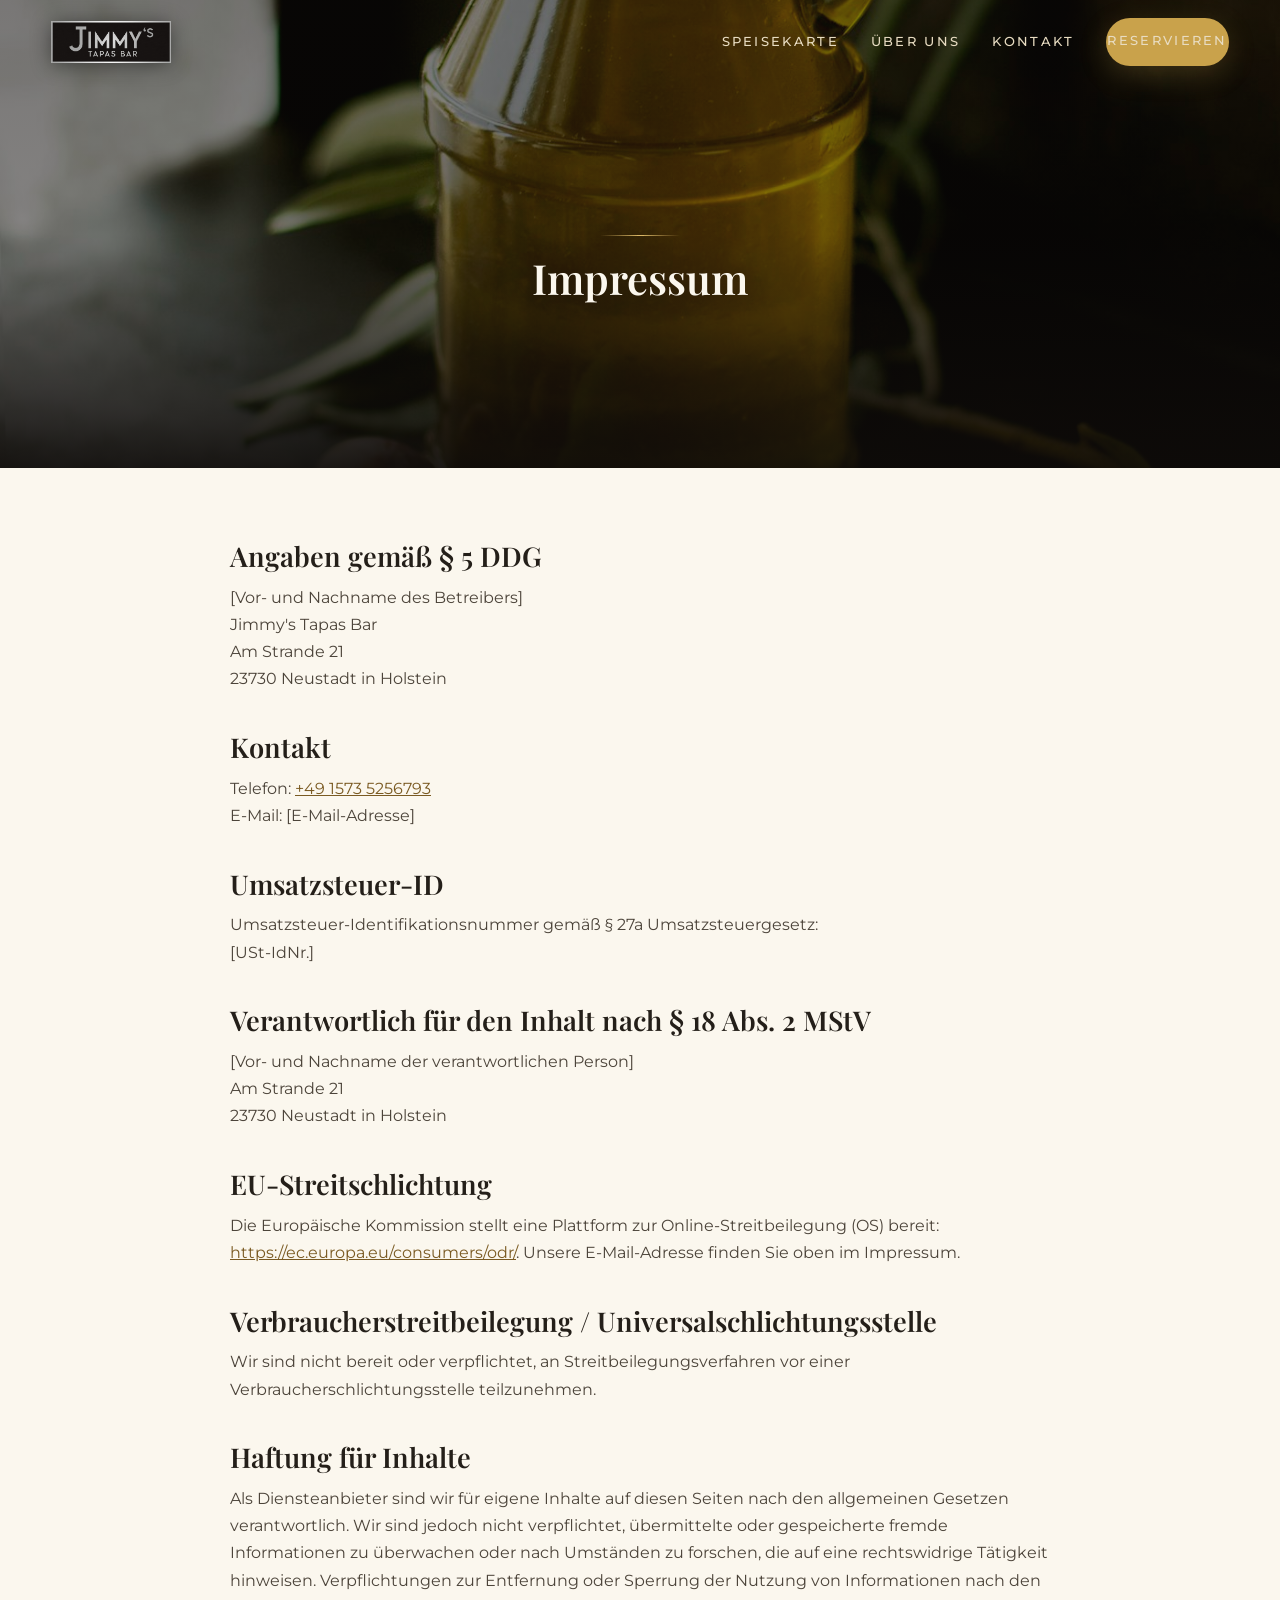
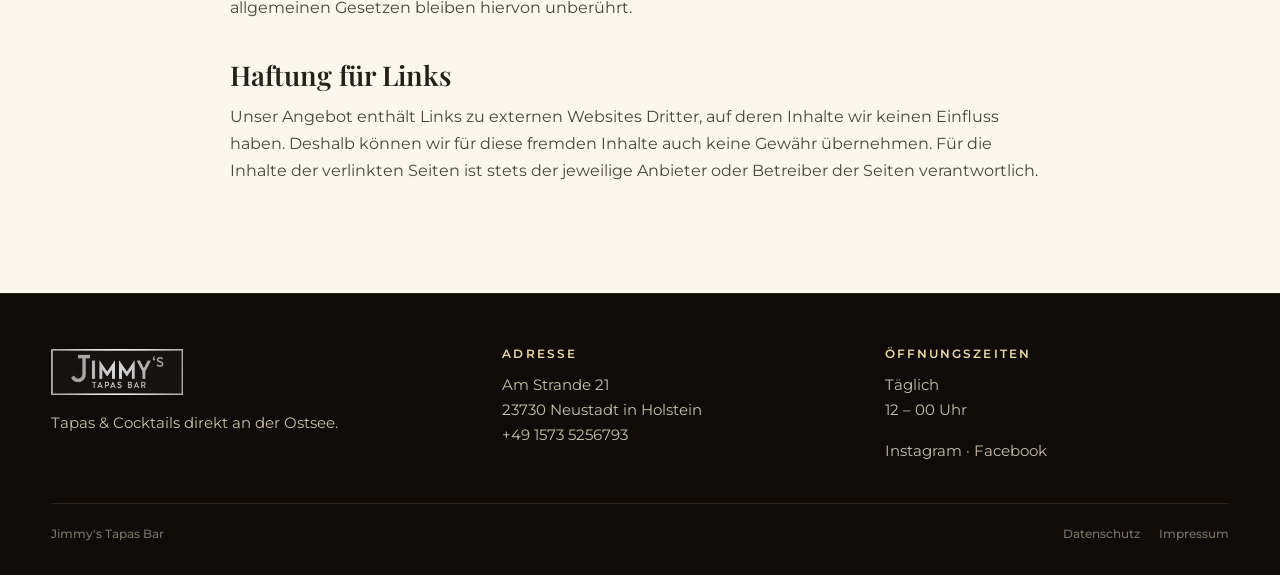
<file: Impressum.html>
<!DOCTYPE html>
<html lang="de">
<head>
  <meta charset="utf-8">
  <meta name="viewport" content="width=device-width, initial-scale=1">
  <title>Impressum — Jimmy's Tapas Bar</title>
  <link rel="preconnect" href="https://fonts.googleapis.com">
  <link rel="preconnect" href="https://fonts.gstatic.com" crossorigin>
  <link href="https://fonts.googleapis.com/css2?family=Alex+Brush&family=Cormorant+Garamond:ital,wght@0,400;0,500;0,600;1,500&family=Montserrat:wght@400;500;600;700&family=Playfair+Display:ital,wght@0,500;0,600;0,700;1,400&display=swap" rel="stylesheet">
  <link rel="stylesheet" href="assets/css/site.css">
</head>
<body data-page="legal">
  <a class="skip" href="#main">Zum Inhalt</a>
  <div class="progress" aria-hidden="true"></div>

  <header class="nav">
    <a class="nav-logo" href="index.html" aria-label="Jimmy's Tapas Bar">
      <img src="assets/media/images/logo.png" alt="Jimmy's Tapas Bar">
    </a>
    <button class="nav-toggle" type="button" aria-label="Menü" aria-expanded="false"><span></span></button>
    <ul class="nav-links">
      <li><a href="Menu.html" data-page="menu">Speisekarte</a></li>
      <li><a href="About.html" data-page="about">Über uns</a></li>
      <li><a href="Contact.html" data-page="contact">Kontakt</a></li>
      <li><a class="btn btn-primary" href="Contact.html#reservieren">Reservieren</a></li>
    </ul>
  </header>

  <main id="main">
    <section class="page-hero">
      <div class="hero-media">
        <img src="assets/media/images/stock-olive.jpg" alt="">
      </div>
      <div class="hero-scrim"></div>
      <div class="hero-copy">
        <hr class="gold-rule">
        <h1 class="display-md">Impressum</h1>
      </div>
    </section>

    <section class="legal">
      <div class="legal-inner">
        <h2>Angaben gemäß § 5 DDG</h2>
        <p>
          [Vor- und Nachname des Betreibers]<br>
          Jimmy's Tapas Bar<br>
          Am Strande 21<br>
          23730 Neustadt in Holstein
        </p>

        <h2>Kontakt</h2>
        <p>
          Telefon: <a href="tel:+4915735256793">+49 1573 5256793</a><br>
          E-Mail: [E-Mail-Adresse]
        </p>

        <h2>Umsatzsteuer-ID</h2>
        <p>Umsatzsteuer-Identifikationsnummer gemäß § 27a Umsatzsteuergesetz:<br>[USt-IdNr.]</p>

        <h2>Verantwortlich für den Inhalt nach § 18 Abs. 2 MStV</h2>
        <p>
          [Vor- und Nachname der verantwortlichen Person]<br>
          Am Strande 21<br>
          23730 Neustadt in Holstein
        </p>

        <h2>EU-Streitschlichtung</h2>
        <p>Die Europäische Kommission stellt eine Plattform zur Online-Streitbeilegung (OS) bereit: <a href="https://ec.europa.eu/consumers/odr/" target="_blank" rel="noopener">https://ec.europa.eu/consumers/odr/</a>. Unsere E-Mail-Adresse finden Sie oben im Impressum.</p>

        <h2>Verbraucherstreitbeilegung / Universalschlichtungsstelle</h2>
        <p>Wir sind nicht bereit oder verpflichtet, an Streitbeilegungsverfahren vor einer Verbraucherschlichtungsstelle teilzunehmen.</p>

        <h2>Haftung für Inhalte</h2>
        <p>Als Diensteanbieter sind wir für eigene Inhalte auf diesen Seiten nach den allgemeinen Gesetzen verantwortlich. Wir sind jedoch nicht verpflichtet, übermittelte oder gespeicherte fremde Informationen zu überwachen oder nach Umständen zu forschen, die auf eine rechtswidrige Tätigkeit hinweisen. Verpflichtungen zur Entfernung oder Sperrung der Nutzung von Informationen nach den allgemeinen Gesetzen bleiben hiervon unberührt.</p>

        <h2>Haftung für Links</h2>
        <p>Unser Angebot enthält Links zu externen Websites Dritter, auf deren Inhalte wir keinen Einfluss haben. Deshalb können wir für diese fremden Inhalte auch keine Gewähr übernehmen. Für die Inhalte der verlinkten Seiten ist stets der jeweilige Anbieter oder Betreiber der Seiten verantwortlich.</p>
      </div>
    </section>
  </main>

  <footer class="footer">
    <div class="footer-grid">
      <div>
        <img src="assets/media/images/logo.png" alt="Jimmy's Tapas Bar">
        <p>Tapas & Cocktails direkt an der Ostsee.</p>
      </div>
      <div>
        <h4>Adresse</h4>
        <p>Am Strande 21<br>23730 Neustadt in Holstein<br><a href="tel:+4915735256793">+49 1573 5256793</a></p>
      </div>
      <div>
        <h4>Öffnungszeiten</h4>
        <p>Täglich<br>12 – 00 Uhr</p>
        <p style="margin-top:1rem"><a href="https://www.instagram.com/jimmys_tapass_bar/" target="_blank" rel="noopener">Instagram</a> · <a href="https://www.facebook.com/p/Jimmys-Tapas-Bar-100066451364288/?locale=de_DE" target="_blank" rel="noopener">Facebook</a></p>
      </div>
    </div>
    <div class="footer-bottom">
      <span>Jimmy's Tapas Bar</span>
      <div>
        <a href="Datenschutz.html">Datenschutz</a>
        <a href="Impressum.html">Impressum</a>
      </div>
    </div>
  </footer>

  <script src="assets/js/site.js"></script>
</body>
</html>
</file>
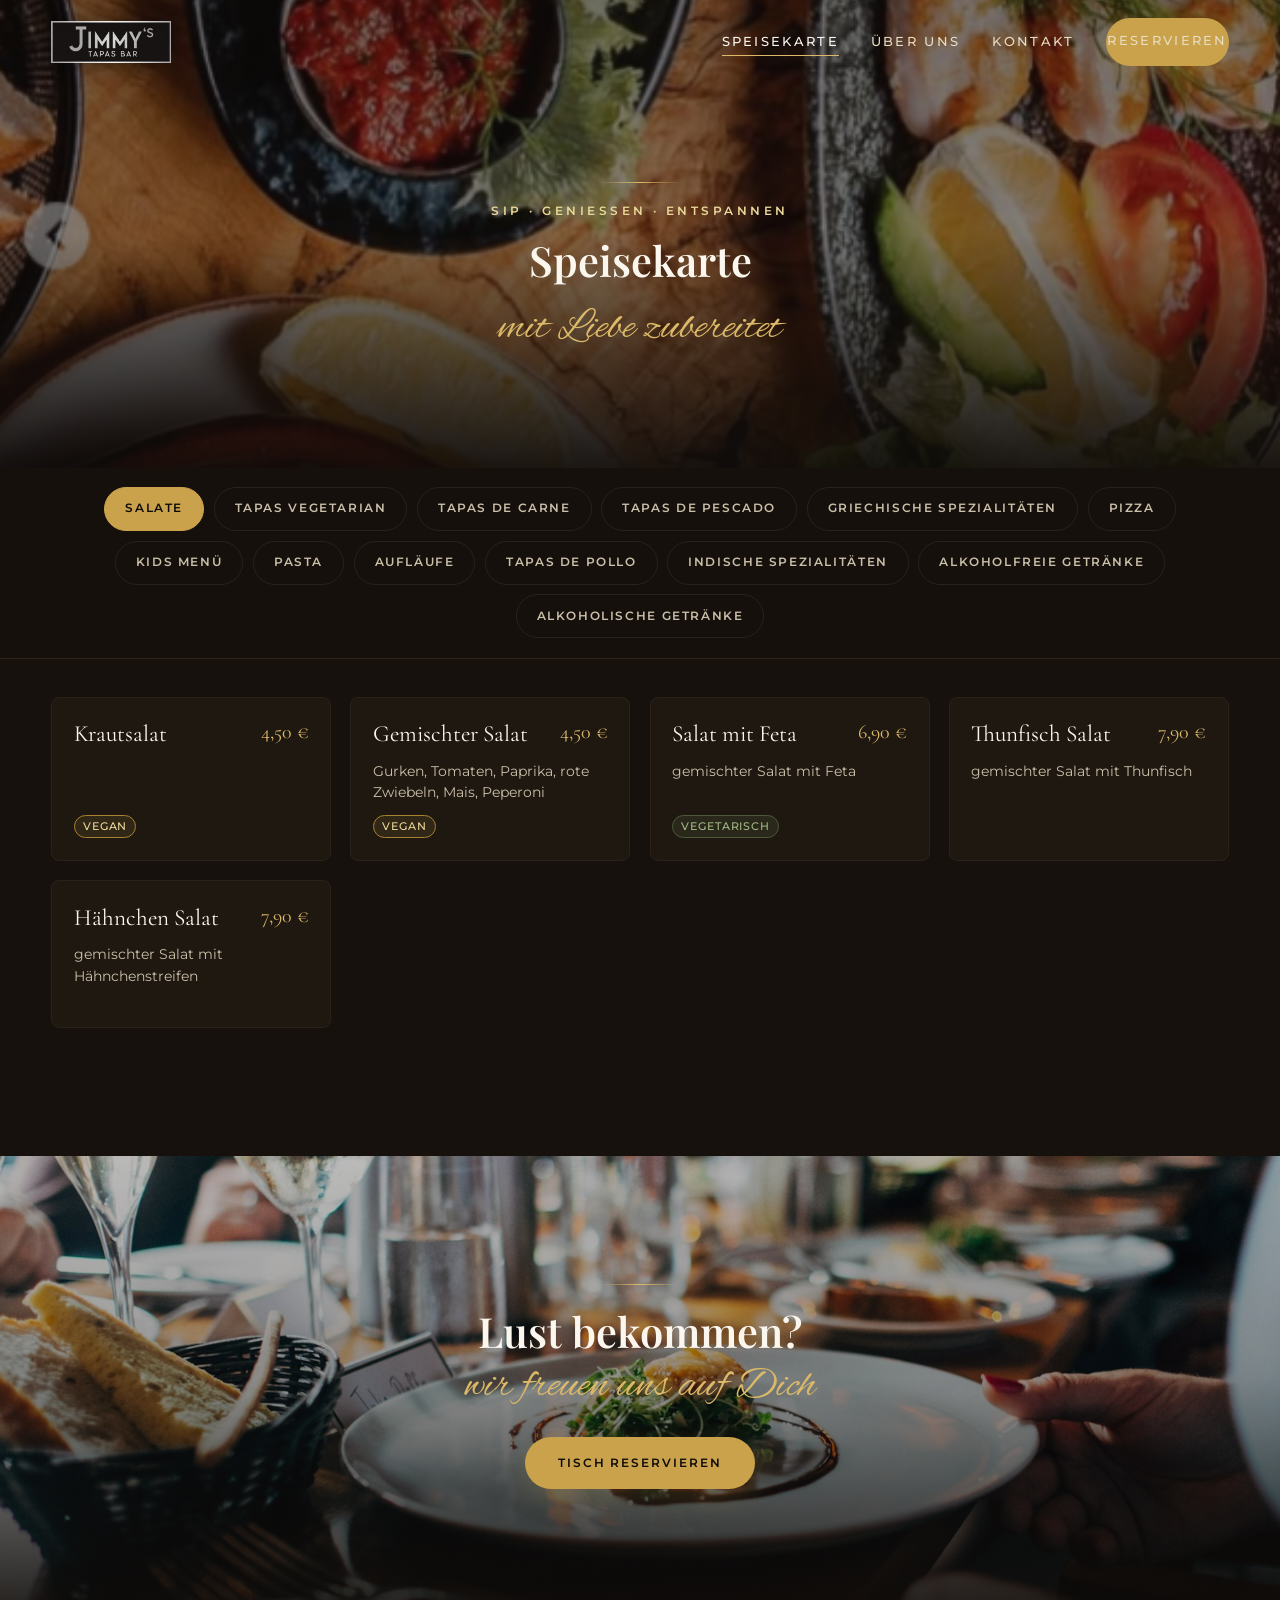
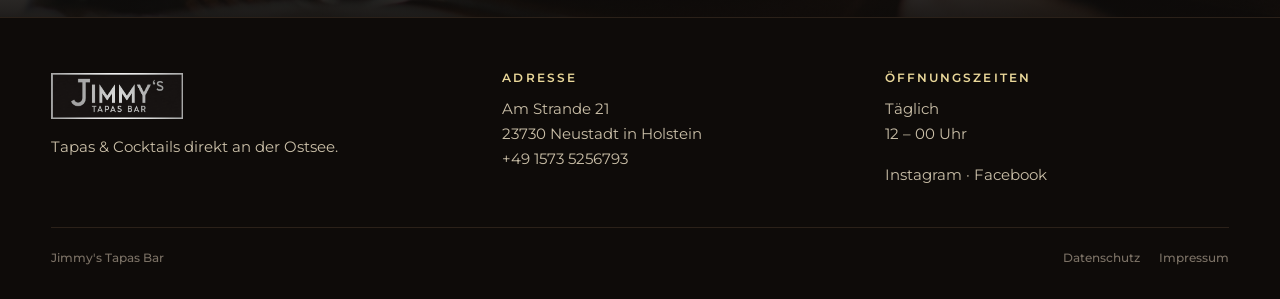
<file: Menu.html>
<!DOCTYPE html>
<html lang="de">
<head>
  <meta charset="utf-8">
  <meta name="viewport" content="width=device-width, initial-scale=1">
  <title>Speisekarte — Jimmy's Tapas Bar</title>
  <link rel="preconnect" href="https://fonts.googleapis.com">
  <link rel="preconnect" href="https://fonts.gstatic.com" crossorigin>
  <link href="https://fonts.googleapis.com/css2?family=Alex+Brush&family=Cormorant+Garamond:ital,wght@0,400;0,500;0,600;1,500&family=Montserrat:wght@400;500;600;700&family=Playfair+Display:ital,wght@0,500;0,600;0,700;1,400&display=swap" rel="stylesheet">
  <link rel="stylesheet" href="assets/css/site.css">
</head>
<body data-page="menu">
  <a class="skip" href="#main">Zum Inhalt</a>
  <div class="progress" aria-hidden="true"></div>

  <header class="nav">
    <a class="nav-logo" href="index.html" aria-label="Jimmy's Tapas Bar">
      <img src="assets/media/images/logo.png" alt="Jimmy's Tapas Bar">
    </a>
    <button class="nav-toggle" type="button" aria-label="Menü" aria-expanded="false"><span></span></button>
    <ul class="nav-links">
      <li><a href="Menu.html" data-page="menu">Speisekarte</a></li>
      <li><a href="About.html" data-page="about">Über uns</a></li>
      <li><a href="Contact.html" data-page="contact">Kontakt</a></li>
      <li><a class="btn btn-primary" href="Contact.html#reservieren">Reservieren</a></li>
    </ul>
  </header>

  <main id="main">
    <section class="page-hero">
      <div class="hero-media">
        <video autoplay muted loop playsinline poster="assets/media/images/venue-tapas.png">
          <source src="assets/media/videos/tapas-table.mp4" type="video/mp4">
        </video>
      </div>
      <div class="hero-scrim"></div>
      <div class="hero-copy">
        <hr class="gold-rule">
        <span class="eyebrow">Sip · Genießen · Entspannen</span>
        <h1 class="display-md">Speisekarte</h1>
        <div class="script">mit Liebe zubereitet</div>
      </div>
    </section>

    <section class="section-ink">
      <div class="filters" id="menu-filters"></div>
      <div class="wrap">
        <div class="dish-grid" id="menu-dishes"></div>
      </div>
    </section>

    <section class="cta-band">
      <div class="band-media">
        <img src="assets/media/images/stock-dining.jpg" alt="">
      </div>
      <div class="band-scrim"></div>
      <hr class="gold-rule">
      <h2 class="display-md">Lust bekommen?</h2>
      <span class="script">wir freuen uns auf Dich</span>
      <a class="btn btn-primary btn-lg" href="Contact.html#reservieren">Tisch reservieren</a>
    </section>
  </main>

  <footer class="footer">
    <div class="footer-grid">
      <div>
        <img src="assets/media/images/logo.png" alt="Jimmy's Tapas Bar">
        <p>Tapas & Cocktails direkt an der Ostsee.</p>
      </div>
      <div>
        <h4>Adresse</h4>
        <p>Am Strande 21<br>23730 Neustadt in Holstein<br><a href="tel:+4915735256793">+49 1573 5256793</a></p>
      </div>
      <div>
        <h4>Öffnungszeiten</h4>
        <p>Täglich<br>12 – 00 Uhr</p>
        <p style="margin-top:1rem"><a href="https://www.instagram.com/jimmys_tapass_bar/" target="_blank" rel="noopener">Instagram</a> · <a href="https://www.facebook.com/p/Jimmys-Tapas-Bar-100066451364288/?locale=de_DE" target="_blank" rel="noopener">Facebook</a></p>
      </div>
    </div>
    <div class="footer-bottom">
      <span>Jimmy's Tapas Bar</span>
      <div>
        <a href="Datenschutz.html">Datenschutz</a>
        <a href="Impressum.html">Impressum</a>
      </div>
    </div>
  </footer>

  <script src="assets/js/site.js"></script>
  <script>
    JimmysMenu.mount(document.getElementById("menu-dishes"), document.getElementById("menu-filters"));
  </script>
</body>
</html>
</file>
<file: assets/css/site.css>
/* Jimmy's Tapas Bar — premium coastal evening.
   Palette and type inherit the printed menus: brass, cream, candlelight.
   Motion is tide + flame: content rises, gold lines draw, film lives behind type. */

:root {
  --ink-900: #0e0b09;
  --ink-800: #16110d;
  --ink-700: #1f1811;
  --ink-600: #2b2119;
  --cream-100: #fbf7ee;
  --cream-200: #f3ecdc;
  --cream-300: #e8dcc2;
  --cream-400: #cabfa8;
  --stone-900: #241f19;
  --stone-700: #4c443a;
  --stone-500: #7c7266;
  --stone-300: #b3a998;
  --gold-800: #7a5a22;
  --gold-600: #a9822f;
  --gold-500: #c9a24b;
  --gold-400: #dcb968;
  --gold-300: #ead89a;
  --berry-700: #7a2733;
  --berry-500: #b23f4d;
  --berry-400: #cf6672;
  --sage-700: #4c5a3a;
  --sage-500: #7f9660;
  --sage-400: #a3b884;

  --font-display: "Playfair Display", "Iowan Old Style", Georgia, serif;
  --font-serif: "Cormorant Garamond", Georgia, serif;
  --font-sans: "Montserrat", "Segoe UI", sans-serif;
  --font-script: "Alex Brush", cursive;

  --space-1: 0.25rem;
  --space-2: 0.5rem;
  --space-3: 0.75rem;
  --space-4: 1rem;
  --space-5: 1.5rem;
  --space-6: 2rem;
  --space-7: 3rem;
  --space-8: 4rem;
  --space-9: 6rem;
  --space-10: 8rem;
  --container: 1280px;
  --pad: clamp(1.5rem, 4vw, 4rem);
  --section: clamp(5rem, 10vw, 9rem);
  --nav-h: 84px;
  --radius: 4px;

  --ease: cubic-bezier(0.16, 1, 0.3, 1);
  --ease-std: cubic-bezier(0.4, 0, 0.2, 1);
  --shadow-lg: 0 24px 64px rgba(10, 7, 5, 0.48);
  --shadow-md: 0 8px 24px rgba(10, 7, 5, 0.36);
  --scrim-hero: linear-gradient(180deg, rgba(14, 11, 9, 0.28) 0%, rgba(14, 11, 9, 0.42) 48%, rgba(14, 11, 9, 0.92) 100%);
  --scrim-card: linear-gradient(180deg, rgba(14, 11, 9, 0) 32%, rgba(14, 11, 9, 0.88) 100%);
}

*,
*::before,
*::after { box-sizing: border-box; }

html { scroll-behavior: smooth; }

body {
  margin: 0;
  font-family: var(--font-sans);
  background: var(--ink-800);
  color: var(--cream-200);
  line-height: 1.6;
  -webkit-font-smoothing: antialiased;
}

img, video { max-width: 100%; display: block; }
video::-webkit-media-controls { display: none !important; }
.hero-media video,
.band-media video,
.frame video,
.promo video { pointer-events: none; }

a { color: inherit; }

button, input, select { font: inherit; }

.skip {
  position: absolute;
  left: 1rem;
  top: -4rem;
  z-index: 200;
  background: var(--gold-500);
  color: var(--ink-900);
  padding: 0.7rem 1rem;
  font: 600 0.8rem/1 var(--font-sans);
  letter-spacing: 0.08em;
  text-transform: uppercase;
  text-decoration: none;
}
.skip:focus { top: 1rem; }

.progress {
  position: fixed;
  inset: 0 0 auto;
  height: 2px;
  z-index: 80;
  transform-origin: 0 50%;
  transform: scaleX(0);
  background: linear-gradient(90deg, transparent, var(--gold-400), var(--gold-300));
  pointer-events: none;
}

/* ---------- Nav ---------- */
.nav {
  position: fixed;
  inset: 0 0 auto;
  z-index: 60;
  height: var(--nav-h);
  display: flex;
  align-items: center;
  justify-content: space-between;
  padding: 0 var(--pad);
  transition: background 320ms var(--ease-std), backdrop-filter 320ms var(--ease-std), border-color 320ms var(--ease-std);
  border-bottom: 1px solid transparent;
}
.nav.is-scrolled {
  background: rgba(14, 11, 9, 0.78);
  backdrop-filter: blur(16px);
  border-bottom-color: rgba(201, 162, 75, 0.18);
}
.nav-logo,
.nav-toggle { position: relative; z-index: 62; }
.nav-logo {
  display: block;
  height: 42px;
  width: auto;
}
.nav-logo img {
  height: 42px;
  width: auto;
  filter: drop-shadow(0 2px 10px rgba(0, 0, 0, 0.45));
}
.nav-links {
  display: flex;
  align-items: center;
  gap: 2rem;
  list-style: none;
  margin: 0;
  padding: 0;
  z-index: 61;
}
.nav-links a {
  font: 500 0.8rem/1 var(--font-sans);
  letter-spacing: 0.18em;
  text-transform: uppercase;
  text-decoration: none;
  color: var(--cream-300);
  position: relative;
  padding: 0.4rem 0;
}
.nav-links a::after {
  content: "";
  position: absolute;
  left: 0;
  right: 0;
  bottom: 0;
  height: 1px;
  background: var(--gold-400);
  transform: scaleX(0);
  transform-origin: left;
  transition: transform 360ms var(--ease);
}
.nav-links a:hover,
.nav-links a.is-active { color: var(--cream-100); }
.nav-links a:hover::after,
.nav-links a.is-active::after { transform: scaleX(1); }

.nav-toggle {
  display: none;
  width: 44px;
  height: 44px;
  border: 0;
  background: transparent;
  cursor: pointer;
  padding: 0;
}
.nav-toggle span,
.nav-toggle span::before,
.nav-toggle span::after {
  display: block;
  width: 22px;
  height: 1.5px;
  background: var(--cream-100);
  position: relative;
  transition: transform 280ms var(--ease);
}
.nav-toggle span::before,
.nav-toggle span::after {
  content: "";
  position: absolute;
  left: 0;
}
.nav-toggle span::before { top: -7px; }
.nav-toggle span::after { top: 7px; }
body.nav-open .nav-toggle span { background: transparent; }
body.nav-open .nav-toggle span::before { top: 0; transform: rotate(45deg); }
body.nav-open .nav-toggle span::after { top: 0; transform: rotate(-45deg); }

/* ---------- Buttons ---------- */
.btn {
  display: inline-flex;
  align-items: center;
  justify-content: center;
  min-height: 48px;
  padding: 0 1.7rem;
  border-radius: 999px;
  text-decoration: none;
  font: 600 0.78rem/1 var(--font-sans);
  letter-spacing: 0.16em;
  text-transform: uppercase;
  cursor: pointer;
  border: 1px solid transparent;
  transition: transform 220ms var(--ease), background 220ms var(--ease-std), color 220ms var(--ease-std), box-shadow 220ms var(--ease-std);
}
.btn:hover { transform: translateY(-1px); }
.btn:active { transform: translateY(0); }
.btn-primary {
  background: var(--gold-500);
  color: var(--ink-900);
  box-shadow: 0 8px 28px rgba(201, 162, 75, 0.22);
}
.btn-primary:hover { background: var(--gold-400); }
.btn-secondary {
  background: rgba(14, 11, 9, 0.42);
  color: var(--gold-300);
  border-color: var(--gold-400);
}
.btn-secondary:hover { background: rgba(14, 11, 9, 0.62); }
.btn-lg { min-height: 52px; padding: 0 2rem; }
.btn-block { width: 100%; }

:focus-visible {
  outline: 2px solid var(--gold-400);
  outline-offset: 3px;
}

/* ---------- Type helpers ---------- */
.eyebrow {
  font: 600 0.78rem/1.4 var(--font-sans);
  letter-spacing: 0.28em;
  text-transform: uppercase;
  color: var(--gold-300);
}
.display-xl {
  font: 700 clamp(2.8rem, 8vw, 5.6rem)/1.02 var(--font-display);
  text-transform: uppercase;
  color: var(--cream-100);
  margin: 0;
  letter-spacing: -0.01em;
}
.display-md {
  font: 600 clamp(2rem, 4vw, 2.6rem)/1.1 var(--font-display);
  color: var(--cream-100);
  margin: 0;
}
.display-sm {
  font: 600 1.75rem/1.2 var(--font-display);
  color: var(--cream-100);
  margin: 0;
}
.script {
  font: 400 clamp(1.9rem, 3.4vw, 3.1rem)/1.2 var(--font-script);
  color: var(--gold-400);
}
.serif-body {
  font: 500 1.15rem/1.7 var(--font-serif);
  color: var(--cream-300);
  margin: 0;
  max-width: 34rem;
}
.gold-rule {
  width: 80px;
  height: 1px;
  background: linear-gradient(90deg, transparent, var(--gold-400), transparent);
  border: 0;
  margin: 0 auto;
  position: relative;
}
.gold-rule::before {
  content: "";
  position: absolute;
  left: 50%;
  top: 50%;
  width: 5px;
  height: 5px;
  margin: -2.5px 0 0 -2.5px;
  border: 1px solid var(--gold-400);
  transform: rotate(45deg);
}

.section-head { text-align: center; }
.section-head.left { text-align: left; }
.section-head .gold-rule { margin-bottom: 1.4rem; }
.section-head.left .gold-rule { margin-left: 0; }
.section-head h2 { margin: 0.55rem 0 0; }
.section-head .script { display: block; margin-top: 0.35rem; }

.wrap {
  width: min(var(--container), 100%);
  margin: 0 auto;
  padding: 0 var(--pad);
}

/* ---------- Hero ---------- */
.hero {
  position: relative;
  min-height: 100dvh;
  display: grid;
  place-items: center;
  overflow: hidden;
  isolation: isolate;
}
.hero-media,
.band-media {
  position: absolute;
  inset: 0;
  z-index: -2;
}
.hero-media video,
.hero-media img,
.band-media video,
.band-media img {
  width: 100%;
  height: 100%;
  object-fit: cover;
  animation: ken 28s var(--ease) infinite alternate;
}
.hero-scrim,
.band-scrim {
  position: absolute;
  inset: 0;
  z-index: -1;
  background: var(--scrim-hero);
}
.hero-grain,
.page::before {
  pointer-events: none;
}
.hero-grain {
  position: absolute;
  inset: 0;
  z-index: 0;
  opacity: 0.18;
  mix-blend-mode: overlay;
  background-image: url("data:image/svg+xml;utf8,<svg xmlns='http://www.w3.org/2000/svg' width='180' height='180'><filter id='n'><feTurbulence type='fractalNoise' baseFrequency='.85' numOctaves='2' stitchTiles='stitch'/></filter><rect width='100%' height='100%' filter='url(%23n)' opacity='.55'/></svg>");
}
.hero-copy {
  position: relative;
  z-index: 1;
  text-align: center;
  padding: calc(var(--nav-h) + 2rem) var(--pad) 6rem;
  max-width: 920px;
  display: flex;
  flex-direction: column;
  align-items: center;
  gap: 1.15rem;
}
.hero-copy p { margin-top: 0.4rem; }
.hero-actions {
  display: flex;
  flex-wrap: wrap;
  gap: 1rem;
  justify-content: center;
  margin-top: 0.8rem;
}
.scroll-cue {
  position: absolute;
  left: 50%;
  bottom: 1.6rem;
  transform: translateX(-50%);
  z-index: 2;
  display: flex;
  flex-direction: column;
  align-items: center;
  gap: 0.55rem;
  color: var(--cream-400);
  text-decoration: none;
}
.scroll-cue i {
  width: 1px;
  height: 46px;
  background: linear-gradient(180deg, var(--gold-400), transparent);
  animation: drip 2.2s var(--ease-std) infinite;
}
@keyframes ken {
  from { transform: scale(1.02); }
  to { transform: scale(1.1); }
}
@keyframes drip {
  0%, 100% { transform: scaleY(0.55); opacity: 0.4; transform-origin: top; }
  50% { transform: scaleY(1); opacity: 1; }
}
@keyframes rise {
  from { opacity: 0; transform: translateY(28px); filter: blur(6px); }
  to { opacity: 1; transform: none; filter: none; }
}
@keyframes draw {
  from { transform: scaleX(0); }
  to { transform: scaleX(1); }
}

.hero-copy .gold-rule { animation: draw 1.1s var(--ease) both; }
.hero-copy .eyebrow { animation: rise 1s var(--ease) 0.15s both; }
.hero-copy h1 { animation: rise 1.15s var(--ease) 0.28s both; }
.hero-copy .script { animation: rise 1.15s var(--ease) 0.42s both; }
.hero-copy p,
.hero-copy .hero-actions { animation: rise 1.1s var(--ease) 0.56s both; }

/* ---------- Sections ---------- */
.section { padding: var(--section) 0; }
.section-dark { background: var(--ink-900); }
.section-ink { background: var(--ink-800); }
.section-paper { background: var(--cream-100); color: var(--stone-900); }

.split {
  display: grid;
  grid-template-columns: 1fr 1.08fr;
  gap: clamp(2rem, 6vw, 6rem);
  align-items: center;
}
.split.reverse .frame { order: 2; }
.frame {
  position: relative;
  overflow: hidden;
  border-radius: var(--radius);
  box-shadow: var(--shadow-lg);
  aspect-ratio: 4 / 5;
}
.frame video,
.frame img {
  width: 100%;
  height: 100%;
  object-fit: cover;
  transition: transform 1.1s var(--ease);
}
.frame:hover video,
.frame:hover img { transform: scale(1.05); }
.frame::after {
  content: "";
  position: absolute;
  inset: 10px;
  border: 1px solid rgba(234, 216, 154, 0.28);
  pointer-events: none;
}
.split-copy { display: flex; flex-direction: column; align-items: flex-start; }
.split-copy .serif-body { margin-top: 1.6rem; }
.split-copy .serif-body + .serif-body { margin-top: 1rem; }
.split-copy .btn { margin-top: 1.8rem; }

/* ---------- Promo tiles ---------- */
.promo-grid {
  display: grid;
  grid-template-columns: repeat(3, 1fr);
  gap: 1.5rem;
  margin-top: 3.5rem;
}
.promo {
  position: relative;
  display: block;
  aspect-ratio: 3 / 4;
  overflow: hidden;
  border-radius: var(--radius);
  text-decoration: none;
  color: var(--cream-100);
}
.promo img,
.promo video {
  position: absolute;
  inset: 0;
  width: 100%;
  height: 100%;
  object-fit: cover;
  transition: transform 1s var(--ease);
}
.promo:hover img,
.promo:hover video { transform: scale(1.07); }
.promo::after {
  content: "";
  position: absolute;
  inset: 0;
  background: var(--scrim-card);
}
.promo-body {
  position: absolute;
  inset: auto 0 0;
  z-index: 1;
  padding: 1.5rem;
  display: flex;
  flex-direction: column;
  gap: 0.4rem;
}
.promo-body h3 { margin: 0; font: 600 1.7rem/1.15 var(--font-display); }
.promo-body p {
  margin: 0;
  font: 400 0.88rem/1.55 var(--font-sans);
  color: var(--cream-300);
}
.promo-cta {
  margin-top: 0.45rem;
  font: 600 0.72rem/1 var(--font-sans);
  letter-spacing: 0.16em;
  text-transform: uppercase;
  color: var(--gold-400);
}

/* ---------- Quotes ---------- */
.quote-grid {
  display: grid;
  grid-template-columns: repeat(2, 1fr);
  gap: 1.4rem;
  margin-top: 3.5rem;
}
.quote {
  background: var(--ink-700);
  border: 1px solid var(--ink-600);
  border-radius: 8px;
  padding: 1.8rem 1.7rem;
  display: flex;
  flex-direction: column;
  gap: 1rem;
  box-shadow: var(--shadow-md);
}
.stars {
  color: var(--gold-500);
  letter-spacing: 3px;
  font-size: 0.95rem;
}
.quote p {
  margin: 0;
  font: italic 500 1.2rem/1.6 var(--font-serif);
  color: var(--cream-200);
}
.quote footer { margin-top: auto; padding-top: 0.4rem; }
.quote strong {
  display: block;
  font: 600 0.78rem/1.4 var(--font-sans);
  letter-spacing: 0.04em;
}
.quote span {
  font: 500 0.72rem/1.4 var(--font-sans);
  color: var(--stone-500);
}

/* ---------- CTA band ---------- */
.cta-band {
  position: relative;
  overflow: hidden;
  text-align: center;
  padding: clamp(5rem, 10vw, 8rem) var(--pad);
  isolation: isolate;
}
.cta-band .gold-rule { margin-bottom: 1.4rem; }
.cta-band h2 { margin: 0; }
.cta-band .script { display: block; margin: 0.4rem 0 1.6rem; }

/* ---------- Menu ---------- */
.page-hero {
  position: relative;
  min-height: 52dvh;
  display: grid;
  place-items: center;
  overflow: hidden;
  isolation: isolate;
  padding: calc(var(--nav-h) + 3rem) var(--pad) 4rem;
  text-align: center;
}
.page-hero .hero-copy { padding: 0; max-width: 720px; }
.page-hero .hero-scrim,
.page-hero .band-scrim {
  background: linear-gradient(180deg, rgba(14, 11, 9, 0.55) 0%, rgba(14, 11, 9, 0.5) 50%, rgba(14, 11, 9, 0.94) 100%);
}
.filters {
  display: flex;
  flex-wrap: wrap;
  justify-content: center;
  gap: 0.6rem;
  padding: 1.2rem var(--pad);
  position: sticky;
  top: var(--nav-h);
  z-index: 20;
  background: rgba(22, 17, 13, 0.88);
  backdrop-filter: blur(12px);
  border-bottom: 1px solid rgba(201, 162, 75, 0.12);
}
.filter-btn {
  min-height: 44px;
  padding: 0.7rem 1.25rem;
  border-radius: 999px;
  border: 1px solid var(--ink-600);
  background: transparent;
  color: var(--cream-400);
  cursor: pointer;
  font: 600 0.72rem/1 var(--font-sans);
  letter-spacing: 0.14em;
  text-transform: uppercase;
  transition: background 180ms var(--ease-std), color 180ms var(--ease-std), border-color 180ms var(--ease-std);
}
.filter-btn:hover { border-color: var(--gold-600); color: var(--cream-100); }
.filter-btn.is-on {
  background: var(--gold-500);
  border-color: var(--gold-500);
  color: var(--ink-900);
}
.dish-grid {
  display: grid;
  grid-template-columns: repeat(auto-fill, minmax(280px, 1fr));
  gap: 1.2rem;
  padding: 2.4rem 0 var(--section);
}
.dish {
  background: var(--ink-700);
  border: 1px solid var(--ink-600);
  border-radius: 8px;
  padding: 1.4rem 1.35rem;
  display: flex;
  flex-direction: column;
  gap: 0.7rem;
  min-height: 148px;
  animation: rise 0.55s var(--ease) both;
  transition: border-color 220ms var(--ease-std), transform 220ms var(--ease);
}
.dish:hover {
  border-color: rgba(201, 162, 75, 0.45);
  transform: translateY(-3px);
}
.dish-top {
  display: flex;
  justify-content: space-between;
  gap: 0.8rem;
  align-items: flex-start;
}
.dish h3 {
  margin: 0;
  font: 400 1.45rem/1.25 var(--font-serif);
  color: var(--cream-100);
}
.price {
  font: 400 1.25rem/1.2 var(--font-serif);
  color: var(--gold-400);
  white-space: nowrap;
}
.dish p {
  margin: 0;
  font: 400 0.88rem/1.55 var(--font-sans);
  color: var(--cream-400);
}
.badges { display: flex; flex-wrap: wrap; gap: 0.4rem; margin-top: auto; }
.badge {
  display: inline-flex;
  align-items: center;
  padding: 0.28em 0.75em;
  border-radius: 999px;
  border: 1px solid;
  font: 500 0.68rem/1.3 var(--font-sans);
  letter-spacing: 0.08em;
  text-transform: uppercase;
}
.badge-sage { color: var(--sage-400); border-color: var(--sage-700); background: rgba(127, 150, 96, 0.12); }
.badge-gold { color: var(--gold-300); border-color: var(--gold-600); background: rgba(201, 162, 75, 0.1); }
.badge-berry { color: var(--berry-400); border-color: var(--berry-700); background: rgba(178, 63, 77, 0.12); }

/* ---------- Contact ---------- */
.info-grid {
  display: grid;
  grid-template-columns: repeat(3, 1fr);
  gap: 1.4rem;
}
.info-card {
  background: var(--ink-700);
  border: 1px solid var(--ink-600);
  border-radius: 8px;
  padding: 2rem 1.4rem;
  text-align: center;
}
.info-card .eyebrow { margin-bottom: 0.8rem; }
.info-card p {
  margin: 0;
  font: 400 1.25rem/1.5 var(--font-serif);
}
.info-card a { text-decoration: none; }

.reserve {
  position: relative;
  overflow: hidden;
  isolation: isolate;
  padding: var(--section) var(--pad);
}
.form-card {
  position: relative;
  max-width: 640px;
  margin: 2.4rem auto 0;
  background: rgba(31, 24, 17, 0.88);
  border: 1px solid var(--ink-600);
  border-radius: 8px;
  padding: clamp(1.5rem, 4vw, 2.6rem);
  box-shadow: var(--shadow-lg);
  backdrop-filter: blur(10px);
}
.form { display: flex; flex-direction: column; gap: 1.15rem; }
.form-row {
  display: grid;
  grid-template-columns: 1fr 1fr;
  gap: 1rem;
}
.form-row.three { grid-template-columns: 1fr 1fr 1fr; }
.field { display: flex; flex-direction: column; gap: 0.45rem; }
.field label {
  font: 600 0.72rem/1 var(--font-sans);
  letter-spacing: 0.14em;
  text-transform: uppercase;
  color: var(--gold-300);
}
.field input,
.field select {
  width: 100%;
  min-height: 48px;
  padding: 0.7rem 0.85rem;
  border-radius: var(--radius);
  border: 1px solid var(--ink-600);
  background: var(--ink-800);
  color: var(--cream-100);
}
.field input:focus,
.field select:focus {
  border-color: var(--gold-500);
  outline: none;
}
.form-note {
  margin: 0;
  text-align: center;
  font: 500 0.75rem/1.5 var(--font-sans);
  color: var(--stone-500);
}
.form-note a { color: var(--gold-400); }
.thanks { text-align: center; padding: 1.5rem 0; }
.thanks h3 { margin: 0 0 0.8rem; }
.thanks p { margin: 0 0 1.4rem; color: var(--cream-300); }

/* ---------- Legal ---------- */
.legal {
  background: var(--cream-100);
  color: var(--stone-700);
  padding: 4.5rem var(--pad) 6rem;
}
.legal-inner { max-width: 820px; margin: 0 auto; }
.legal h2 {
  font: 600 1.7rem/1.2 var(--font-display);
  color: var(--stone-900);
  margin: 2.4rem 0 0.7rem;
}
.legal h2:first-child { margin-top: 0; }
.legal h3 {
  font: 400 1.35rem/1.3 var(--font-serif);
  color: var(--stone-900);
  margin: 1.4rem 0 0.5rem;
}
.legal p, .legal li {
  font: 400 1rem/1.7 var(--font-sans);
  margin: 0 0 0.8rem;
}
.legal a { color: var(--gold-800); }

/* ---------- Footer ---------- */
.footer {
  background: var(--ink-900);
  border-top: 1px solid var(--ink-600);
  padding: 3.4rem var(--pad) 2rem;
}
.footer-grid {
  width: min(var(--container), 100%);
  margin: 0 auto;
  display: grid;
  grid-template-columns: 1.2fr 1fr 1fr;
  gap: 2.4rem;
}
.footer img { height: 46px; width: auto; margin-bottom: 1rem; }
.footer p, .footer li {
  margin: 0;
  font: 400 0.92rem/1.7 var(--font-sans);
  color: var(--cream-400);
}
.footer ul { list-style: none; margin: 0; padding: 0; }
.footer a { text-decoration: none; }
.footer a:hover { color: var(--gold-400); }
.footer h4 {
  margin: 0 0 0.8rem;
  font: 600 0.72rem/1 var(--font-sans);
  letter-spacing: 0.18em;
  text-transform: uppercase;
  color: var(--gold-300);
}
.footer-bottom {
  width: min(var(--container), 100%);
  margin: 2.4rem auto 0;
  padding-top: 1.4rem;
  border-top: 1px solid var(--ink-600);
  display: flex;
  justify-content: space-between;
  gap: 1rem;
  flex-wrap: wrap;
  font: 500 0.75rem/1.4 var(--font-sans);
  color: var(--stone-500);
}
.footer-bottom a { margin-left: 1rem; }

/* ---------- Reveal ---------- */
[hidden] { display: none !important; }
.reveal { opacity: 1; }
html.anim .reveal {
  opacity: 0;
  transform: translateY(28px);
  filter: blur(6px);
  transition: opacity 900ms var(--ease), transform 900ms var(--ease), filter 900ms var(--ease);
}
html.anim .reveal.is-in {
  opacity: 1;
  transform: none;
  filter: none;
}

/* ---------- Responsive ---------- */
@media (max-width: 899px) {
  .nav-toggle { display: grid; place-items: center; }
  .nav-links {
    position: fixed;
    inset: 0;
    background: #0e0b09;
    flex-direction: column;
    justify-content: center;
    gap: 1.6rem;
    opacity: 0;
    pointer-events: none;
    transform: translateY(-8px);
    transition: opacity 280ms var(--ease), transform 280ms var(--ease);
  }
  body.nav-open .nav-links {
    opacity: 1;
    pointer-events: auto;
    transform: none;
  }
  .nav-links a { font-size: 1.05rem; letter-spacing: 0.22em; }
  .split,
  .split.reverse .frame { grid-template-columns: 1fr; }
  .split.reverse .frame { order: 0; }
  .promo-grid,
  .quote-grid,
  .info-grid,
  .footer-grid { grid-template-columns: 1fr; }
  .form-row,
  .form-row.three { grid-template-columns: 1fr; }
  .hero-copy .script,
  .cta-band .script { white-space: normal; }
}

@media (max-height: 700px) {
  .scroll-cue { display: none; }
}

@media (prefers-reduced-motion: reduce) {
  html { scroll-behavior: auto; }
  *,
  *::before,
  *::after {
    animation: none !important;
    transition: none !important;
  }
  .reveal {
    opacity: 1;
    transform: none;
    filter: none;
  }
  .hero-media video,
  .hero-media img,
  .band-media video,
  .band-media img { animation: none; }
}
</file>
